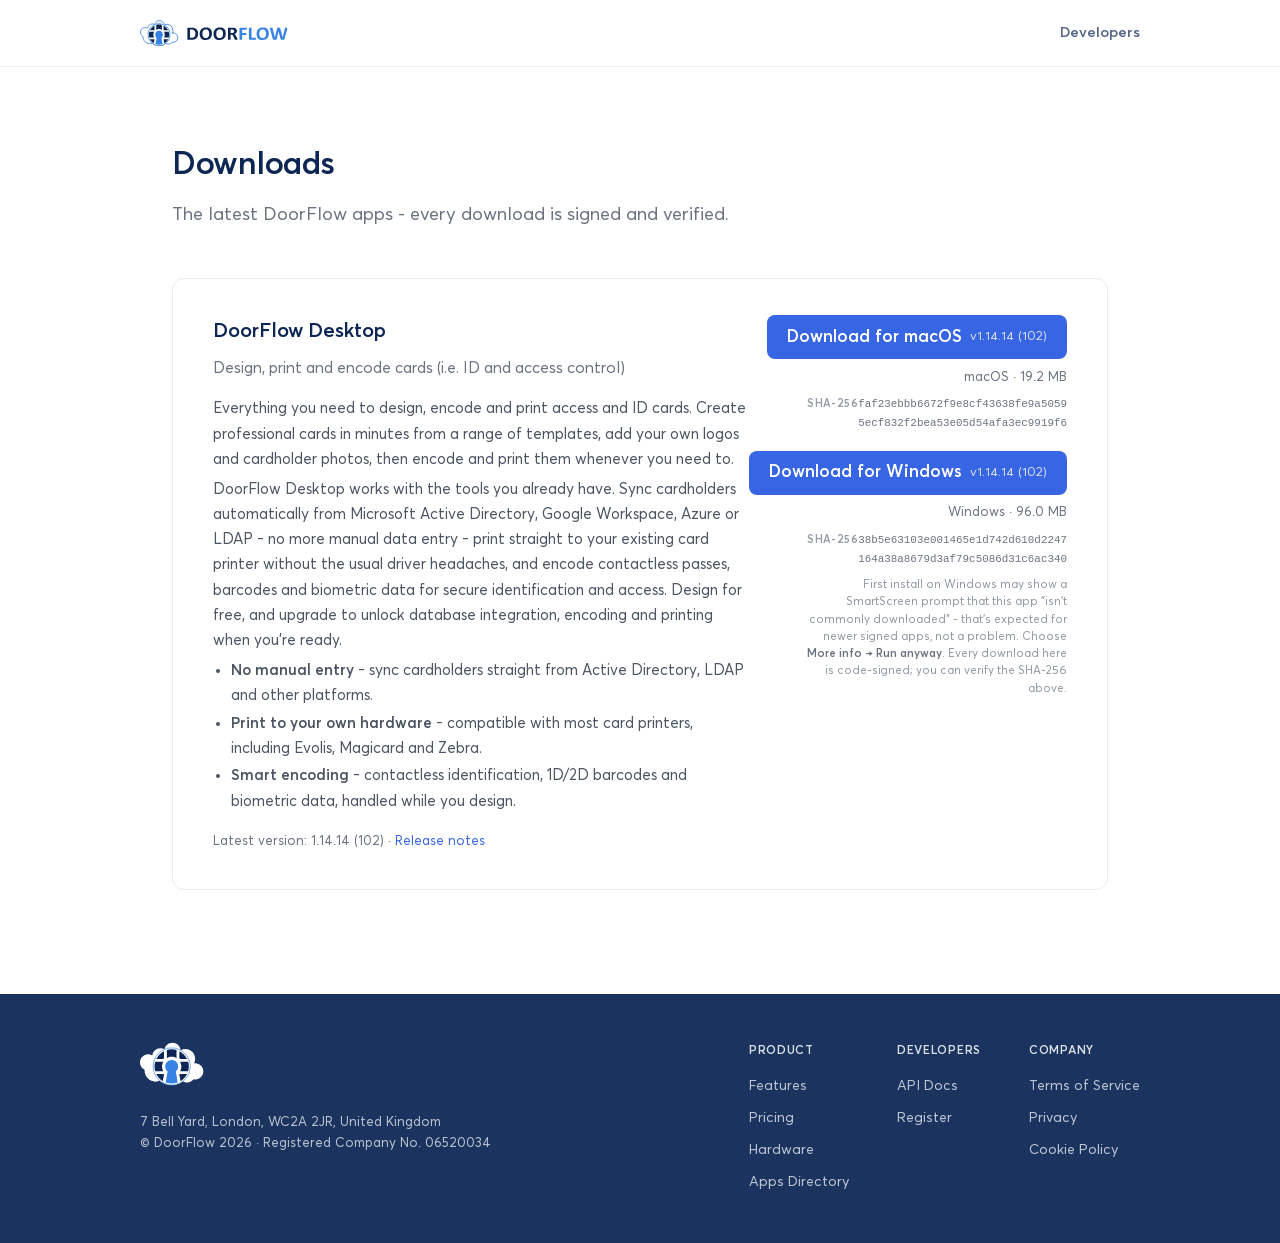
<file: index.html>
<!doctype html>
<html lang="en">
<head>
<meta charset="utf-8">
<meta name="viewport" content="width=device-width, initial-scale=1">
<title>DoorFlow Downloads</title>
<style>
  @font-face { font-family: "Averta"; font-weight: 400; font-style: normal;
    font-display: swap; src: url(assets/fonts/Averta-Regular.woff) format("woff"); }
  @font-face { font-family: "Averta"; font-weight: 600; font-style: normal;
    font-display: swap; src: url(assets/fonts/Averta-Semibold.woff) format("woff"); }
  :root { --navy:#0E2653; --blue:#3765E3; --footer:#1B345F; --grey:#6B7280; }
  * { box-sizing: border-box; }
  body { font-family: "Averta", system-ui, -apple-system, "Segoe UI",
         Roboto, sans-serif; font-size: 17px; line-height: 1.65; margin: 0;
         color: var(--navy); background: #fff;
         -webkit-font-smoothing: antialiased; }
  a { color: var(--blue); }
  header { padding: 1.25rem 2rem; border-bottom: 1px solid #EEF1F5; }
  header .bar { max-width: 1000px; margin: 0 auto; display: flex;
         align-items: center; justify-content: space-between; }
  header img { height: 26px; display: block; }
  header .docs { color: var(--navy); text-decoration: none; font-weight: 600;
         font-size: .92rem; opacity: .7; }
  header .docs:hover { opacity: 1; }
  main { max-width: 1000px; margin: 0 auto; padding: 4.5rem 2rem 5rem; }
  h1 { font-size: 2rem; font-weight: 600; margin: 0 0 .5rem;
        letter-spacing: -.015em; }
  .lede { color: var(--grey); margin: 0 0 3rem; font-size: 1.15rem; }
  /* Card: app info on the left, download buttons on the right. */
  .card { display: flex; gap: 3.5rem; align-items: flex-start;
         justify-content: space-between; border: 1px solid #EAECEF;
         border-radius: .75rem; padding: 2.25rem 2.5rem; margin: 0 0 1.5rem; }
  .card .info { flex: 1; min-width: 0; }
  .card h2 { margin: 0 0 .8rem; font-size: 1.25rem; font-weight: 600; }
  .notes { color: #4B5563; font-size: .95rem; margin: 0; }
  .notes ul { padding-left: 1.15rem; margin: .35rem 0; }
  .notes li { margin: .15rem 0; }
  .notes p { margin: .35rem 0; }
  .card .tagline { color: var(--grey); font-size: .98rem;
         margin: -.3rem 0 .9rem; }
  .card .latest { color: var(--grey); font-size: .82rem; margin: 1.1rem 0 0; }
  .card .latest a { color: var(--blue); text-decoration: none; }
  .card .latest a:hover { text-decoration: underline; }
  .dls { display: flex; flex-direction: column; gap: 1.1rem;
         align-items: flex-end; flex-shrink: 0; }
  .row { display: flex; flex-direction: column; gap: .45rem;
         align-items: flex-end; max-width: 260px; }
  a.dl { display: inline-flex; align-items: center; gap: .5rem;
         text-decoration: none; background: var(--blue); color: #fff;
         padding: .85rem 1.25rem; border-radius: .5rem; font-weight: 600;
         line-height: 1; white-space: nowrap; transition: background .2s; }
  a.dl:hover { background: #2b54c4; }
  a.dl .ver { font-weight: 400; font-size: .8rem; opacity: .82; }
  .meta { color: var(--grey); font-size: .82rem; }
  .sum { font-size: .68rem; color: #9098A3; text-align: right; }
  .sum span { font-weight: 600; letter-spacing: .04em; }
  .sum code { font-family: ui-monospace, SFMono-Regular, Menlo, monospace;
         color: var(--grey); word-break: break-all; }
  .note { font-size: .72rem; line-height: 1.5; color: #9098A3;
         text-align: right; max-width: 260px; }
  .note strong { color: var(--grey); font-weight: 600; }
  @media (max-width: 620px) {
    .card { flex-direction: column; gap: 1.4rem; }
    .dls, .row { align-items: flex-start; }
    .row { max-width: none; }
    .sum { text-align: left; }
    .note { text-align: left; max-width: none; }
  }
  /* Footer matched to doorflow.com / developer.doorflow.com. */
  footer { background: var(--footer); color: #fff; padding: 3rem 2rem; }
  footer .inner { max-width: 1000px; margin: 0 auto; display: flex;
         flex-wrap: wrap; gap: 2.5rem 3rem; justify-content: space-between; }
  footer .brand img { height: 44px; margin-bottom: 1rem; }
  footer .addr { font-size: .82rem; opacity: .7; line-height: 1.6; }
  footer .cols { display: flex; flex-wrap: wrap; gap: 2.5rem 3rem; }
  footer .col { display: flex; flex-direction: column; gap: .55rem; }
  footer .col h4 { margin: 0 0 .3rem; font-size: .75rem; font-weight: 600;
         letter-spacing: .06em; text-transform: uppercase; opacity: .85; }
  footer .col a { color: #fff; text-decoration: none; font-size: .88rem;
         opacity: .72; }
  footer .col a:hover { opacity: 1; }
</style>
</head>
<body>
<header>
  <div class="bar">
    <a href="/"><img src="assets/doorflow-wordmark.svg" alt="DoorFlow"></a>
    <a class="docs" href="https://developer.doorflow.com/">Developers</a>
  </div>
</header>
<main>
  <h1>Downloads</h1>
  <p class="lede">The latest DoorFlow apps - every download is signed and verified.</p>
      <section class="card">
        <div class="info">
          <h2>DoorFlow Desktop</h2>
          <p class="tagline">Design, print and encode cards (i.e. ID and access control)</p>
          <div class="notes"><p>Everything you need to design, encode and print access and ID cards. Create professional cards in minutes from a range of templates, add your own logos and cardholder photos, then encode and print them whenever you need to.</p>
<p>DoorFlow Desktop works with the tools you already have. Sync cardholders automatically from Microsoft Active Directory, Google Workspace, Azure or LDAP - no more manual data entry - print straight to your existing card printer without the usual driver headaches, and encode contactless passes, barcodes and biometric data for secure identification and access. Design for free, and upgrade to unlock database integration, encoding and printing when you’re ready.</p>
<ul>
<li><strong>No manual entry</strong> - sync cardholders straight from Active Directory, LDAP and other platforms.</li>
<li><strong>Print to your own hardware</strong> - compatible with most card printers, including Evolis, Magicard and Zebra.</li>
<li><strong>Smart encoding</strong> - contactless identification, 1D/2D barcodes and biometric data, handled while you design.</li>
</ul></div>
          <p class="latest">Latest version: 1.14.14 (102) · <a href="doorflow-desktop/releases.html">Release notes</a></p>
        </div>
        <div class="dls">
          <div class="row">
            <a class="dl" href="https://github.com/doorflow/doorflow-app-updates.github.io/releases/download/doorflow-desktop-v1.14.14/DoorFlowDesktop-Setup.dmg">Download for macOS<span class="ver">v1.14.14 (102)</span></a><span class="meta">macOS · 19.2 MB</span>
            <div class="sum"><span>SHA-256</span><code>faf23ebbb6672f9e8cf43638fe9a50595ecf832f2bea53e05d54afa3ec9919f6</code></div>
          </div>
          <div class="row">
            <a class="dl" href="https://github.com/doorflow/doorflow-app-updates.github.io/releases/download/doorflow-desktop-v1.14.14/DoorFlowDesktop-Setup.exe">Download for Windows<span class="ver">v1.14.14 (102)</span></a><span class="meta">Windows · 96.0 MB</span>
            <div class="sum"><span>SHA-256</span><code>38b5e63103e001465e1d742d610d2247164a38a8679d3af79c5086d31c6ac340</code></div>
            <div class="note">First install on Windows may show a SmartScreen prompt that this app “isn’t commonly downloaded” - that’s expected for newer signed apps, not a problem. Choose <strong>More info → Run anyway</strong>. Every download here is code-signed; you can verify the SHA-256 above.</div>
          </div>
        </div>
      </section>
</main>
<footer>
  <div class="inner">
    <div class="brand">
      <a href="https://www.doorflow.com/"><img src="assets/doorflow-mark.svg" alt="DoorFlow"></a>
      <div class="addr">
        7 Bell Yard, London, WC2A 2JR, United Kingdom<br>
        &copy; DoorFlow 2026 &middot; Registered Company No. 06520034
      </div>
    </div>
    <nav class="cols">
      <div class="col">
        <h4>Product</h4>
        <a href="https://www.doorflow.com/#features">Features</a>
        <a href="https://www.doorflow.com/pricing">Pricing</a>
        <a href="https://www.doorflow.com/hardware">Hardware</a>
        <a href="https://www.doorflow.com/apps/directory">Apps Directory</a>
      </div>
      <div class="col">
        <h4>Developers</h4>
        <a href="https://developer.doorflow.com/docs">API Docs</a>
        <a href="https://developer.doorflow.com/developers/sign_up">Register</a>
      </div>
      <div class="col">
        <h4>Company</h4>
        <a href="https://policy.doorflow.com/terms_of_service">Terms of Service</a>
        <a href="https://policy.doorflow.com/privacy_policy">Privacy</a>
        <a href="https://policy.doorflow.com/cookies">Cookie Policy</a>
      </div>
    </nav>
  </div>
</footer>
</body>
</html>
</file>
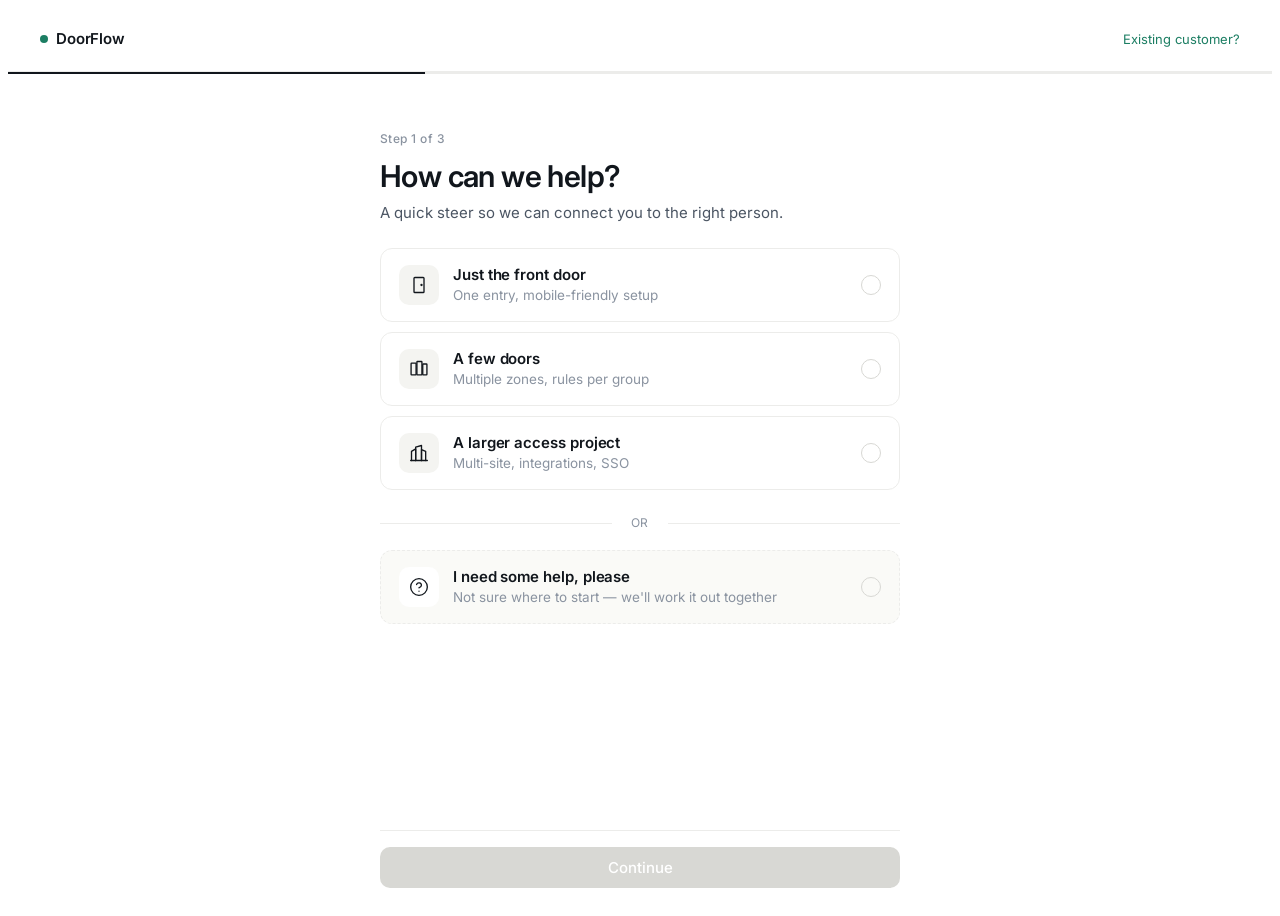
<file: doorflow-contact.html>
<!DOCTYPE html>
<html lang="en">
<head>
<meta charset="UTF-8">
<meta name="viewport" content="width=device-width, initial-scale=1.0">
<title>Let's talk · DoorFlow</title>
<link rel="preconnect" href="https://fonts.googleapis.com">
<link rel="preconnect" href="https://fonts.gstatic.com" crossorigin>
<link href="https://fonts.googleapis.com/css2?family=Inter:wght@400;500;600;700&display=swap" rel="stylesheet">
  <link rel="stylesheet" href="doorflow-contact.css?v=2026-05-07T13%3A31%3A03Z">
</head>

<body>
<div class="df-contact">


<header class="topbar">
  <div class="brand-wrap">
    <div class="brand"><span class="brand-dot"></span> DoorFlow</div>
    <div class="brand-context is-empty" id="df-brandContext">
      <span class="brand-context-text" id="df-brandContextText"></span>
    </div>
  </div>
  <div class="topbar-meta"><a href="https://doorflow.com/support">Existing customer?</a></div>
</header>

<div class="progress" aria-hidden="true">
  <div class="progress-fill" id="df-progressFill"></div>
</div>

<main class="stage">

  <!-- ===================== STEP 1 ===================== -->
  <section class="panel is-active" data-panel="1">
    <div class="panel-body">
      <div class="stage-head">
        <div class="step-count">Step 1 of 3</div>
        <h1 class="title">How can we help?</h1>
        <p class="lede">A quick steer so we can connect you to the right person.</p>
      </div>

      <div class="options" role="radiogroup" aria-label="Project size">
        <button class="option" type="button" data-value="single" role="radio" aria-checked="false">
          <span class="option-icon">
            <svg viewBox="0 0 24 24" fill="none" stroke="currentColor" stroke-width="1.6" stroke-linecap="round" stroke-linejoin="round"><rect x="6" y="3" width="12" height="18" rx="1"/><circle cx="15" cy="12" r="0.6" fill="currentColor"/></svg>
          </span>
          <span class="option-body">
            <div class="option-name">Just the front door</div>
            <div class="option-desc">One entry, mobile-friendly setup</div>
          </span>
          <span class="option-tick" aria-hidden="true"></span>
        </button>

        <button class="option" type="button" data-value="multi" role="radio" aria-checked="false">
          <span class="option-icon">
            <svg viewBox="0 0 24 24" fill="none" stroke="currentColor" stroke-width="1.6" stroke-linecap="round" stroke-linejoin="round"><rect x="2.5" y="5" width="6" height="14" rx="0.6"/><rect x="9.5" y="3" width="6" height="16" rx="0.6"/><rect x="16.5" y="6" width="5" height="13" rx="0.6"/></svg>
          </span>
          <span class="option-body">
            <div class="option-name">A few doors</div>
            <div class="option-desc">Multiple zones, rules per group</div>
          </span>
          <span class="option-tick" aria-hidden="true"></span>
        </button>

        <button class="option" type="button" data-value="enterprise" role="radio" aria-checked="false">
          <span class="option-icon">
            <svg viewBox="0 0 24 24" fill="none" stroke="currentColor" stroke-width="1.6" stroke-linecap="round" stroke-linejoin="round"><path d="M3 21V10l5-3v14"/><path d="M8 21V5l7-2v18"/><path d="M15 21V8l5 2v11"/><path d="M2 21h20"/></svg>
          </span>
          <span class="option-body">
            <div class="option-name">A larger access project</div>
            <div class="option-desc">Multi-site, integrations, SSO</div>
          </span>
          <span class="option-tick" aria-hidden="true"></span>
        </button>

        <div class="option-divider">or</div>

        <button class="option option-help" type="button" data-value="help" role="radio" aria-checked="false">
          <span class="option-icon">
            <svg viewBox="0 0 24 24" fill="none" stroke="currentColor" stroke-width="1.6" stroke-linecap="round" stroke-linejoin="round"><circle cx="12" cy="12" r="10"/><path d="M9.09 9a3 3 0 0 1 5.83 1c0 2-3 3-3 3"/><line x1="12" y1="17" x2="12.01" y2="17"/></svg>
          </span>
          <span class="option-body">
            <div class="option-name">I need some help, please</div>
            <div class="option-desc">Not sure where to start — we'll work it out together</div>
          </span>
          <span class="option-tick" aria-hidden="true"></span>
        </button>
      </div>
    </div>

    <div class="auto-hint" id="df-autoHint1" aria-live="polite"></div>
    <div class="actions">
      <button class="btn btn-primary" id="df-nextBtn1" type="button" disabled>Continue</button>
    </div>
  </section>

  <!-- ===================== STEP 2 ===================== -->
  <section class="panel" data-panel="2">
    <div class="panel-body">
      <div class="stage-head">
        <div class="step-count">Step 2 of 3</div>
        <h1 class="title">A bit about you</h1>
        <p class="lede">Just so we can put a real person on the other end.</p>
      </div>

      <form class="form" id="df-contactForm" autocomplete="on" novalidate>
        <div class="form-row">
          <div class="field" data-validate="fname">
            <label for="df-fname">First name</label>
            <input id="df-fname" name="fname" type="text" autocomplete="given-name" placeholder="Ada" required>
          </div>
          <div class="field" data-validate="lname">
            <label for="df-lname">Last name</label>
            <input id="df-lname" name="lname" type="text" autocomplete="family-name" placeholder="Lovelace" required>
          </div>
        </div>

        <div class="field" data-validate="company">
          <label for="df-company">Company <span style="color:var(--ink-3); font-weight: 400;">· optional</span></label>
          <input id="df-company" name="company" type="text" autocomplete="organization" placeholder="Where you work">
          <span class="field-error">
            <svg width="13" height="13" viewBox="0 0 24 24" fill="none" stroke="currentColor" stroke-width="2.2" stroke-linecap="round" stroke-linejoin="round"><circle cx="12" cy="12" r="10"/><line x1="12" y1="8" x2="12" y2="12"/><line x1="12" y1="16" x2="12.01" y2="16"/></svg>
            Looks like that contains a URL or HTML — drop those bits, please.
          </span>
        </div>

        <div class="field" data-validate="email">
          <label for="df-email">Work email</label>
          <input id="df-email" name="email" type="email" autocomplete="email" placeholder="ada@yourcompany.com" required>
          <span class="field-error">
            <svg width="13" height="13" viewBox="0 0 24 24" fill="none" stroke="currentColor" stroke-width="2.2" stroke-linecap="round" stroke-linejoin="round"><circle cx="12" cy="12" r="10"/><line x1="12" y1="8" x2="12" y2="12"/><line x1="12" y1="16" x2="12.01" y2="16"/></svg>
            That doesn't look like a valid email address.
          </span>
        </div>

        <div class="form-row-phone">
          <div class="field" data-validate="phone">
            <label for="df-phone">Phone</label>
            <input id="df-phone" name="phone" type="tel" autocomplete="tel" placeholder="+44 20 ..." required>
            <span class="field-error">
              <svg width="13" height="13" viewBox="0 0 24 24" fill="none" stroke="currentColor" stroke-width="2.2" stroke-linecap="round" stroke-linejoin="round"><circle cx="12" cy="12" r="10"/><line x1="12" y1="8" x2="12" y2="12"/><line x1="12" y1="16" x2="12.01" y2="16"/></svg>
              <span id="df-phoneErrorMsg">That doesn't look like a valid phone number.</span>
            </span>
          </div>
          <div class="field" data-validate="ext">
            <label for="df-ext">Ext.</label>
            <input id="df-ext" name="ext" type="text" inputmode="numeric" autocomplete="tel-extension" placeholder="optional">
            <span class="field-error">
              <svg width="13" height="13" viewBox="0 0 24 24" fill="none" stroke="currentColor" stroke-width="2.2" stroke-linecap="round" stroke-linejoin="round"><circle cx="12" cy="12" r="10"/><line x1="12" y1="8" x2="12" y2="12"/><line x1="12" y1="16" x2="12.01" y2="16"/></svg>
              Digits only.
            </span>
          </div>
        </div>

        <!-- Phone confirmation pill — brand-coloured, visible only when valid. -->
        <div class="phone-confirm" id="df-phoneConfirm">
          <svg width="14" height="14" viewBox="0 0 24 24" fill="none" stroke="currentColor" stroke-width="2.5" stroke-linecap="round" stroke-linejoin="round"><polyline points="20 6 9 17 4 12"/></svg>
          <span>We'll save this as <strong id="df-phoneE164Display"></strong> <span id="df-phoneCountryDisplay" style="opacity:.75"></span></span>
        </div>

        <div class="field" style="margin-top:-2px">
          <span class="hint">If we hit a snag with the call, a quick text usually unsticks it faster than an email thread. The extension saves us hunting around your phone system.</span>
        </div>

        <!-- Honeypot — invisible to humans, visible to bots. -->
        <div class="hp" aria-hidden="true">
          <label for="df-hp_company_url">Company URL (leave blank)</label>
          <input id="df-hp_company_url" name="company_url" type="text" tabindex="-1" autocomplete="off">
        </div>
      </form>

      <div class="callout" id="df-installerCallout">
        <svg width="16" height="16" viewBox="0 0 24 24" fill="none" stroke="currentColor" stroke-width="2" stroke-linecap="round" stroke-linejoin="round"><path d="M21 11.5a8.38 8.38 0 0 1-.9 3.8 8.5 8.5 0 0 1-7.6 4.7 8.38 8.38 0 0 1-3.8-.9L3 21l1.9-5.7a8.38 8.38 0 0 1-.9-3.8 8.5 8.5 0 0 1 4.7-7.6 8.38 8.38 0 0 1 3.8-.9h.5a8.48 8.48 0 0 1 8 8v.5z"/></svg>
        <div><strong>Twenty minutes saves a fortnight.</strong> We don't install ourselves — DoorFlow is fitted by local contractors, and we have a network of trusted installers we can introduce you to. A short call lets us match you to the right one and brief them properly.</div>
      </div>
    </div>

    <div class="auto-hint" id="df-autoHint2" aria-live="polite"></div>
    <div class="actions">
      <button class="btn btn-ghost" type="button" data-back>← Back</button>
      <button class="btn btn-primary" id="df-nextBtn2" type="button" disabled>Let's talk →</button>
    </div>
  </section>

  <!-- ===================== STEP 3 ===================== -->
  <section class="panel" data-panel="3">
    <div class="panel-body">
      <div class="stage-head">
        <div class="step-count">Step 3 of 3</div>
        <h1 class="title">When shall we talk?</h1>
        <p class="lede">A 20-minute intro. Pick a time below — or talk to us right now.</p>
      </div>

      <div class="booking-card">
        <div class="cal-head">
          <div class="cal-month" id="df-calMonth">—</div>
          <div class="cal-nav">
            <button type="button" id="df-prevMonth" aria-label="Previous month">‹</button>
            <button type="button" id="df-nextMonth" aria-label="Next month">›</button>
          </div>
        </div>
        <div class="day-grid">
          <div class="dow">M</div><div class="dow">T</div><div class="dow">W</div>
          <div class="dow">T</div><div class="dow">F</div><div class="dow">S</div><div class="dow">S</div>
        </div>
        <div class="day-grid" id="df-dayGrid"></div>

        <div class="slots-section">
          <div class="slots-header">
            <span class="slots-header-label">Times on <strong id="df-slotDayLabel">—</strong></span>
            <span class="tz-chip-wrap">
              <button type="button" class="tz-chip" id="df-tzChip" aria-haspopup="true">
                <span id="df-tzChipLabel">—</span>
                <svg width="10" height="10" viewBox="0 0 24 24" fill="none" stroke="currentColor" stroke-width="2.5" stroke-linecap="round" stroke-linejoin="round"><polyline points="6 9 12 15 18 9"/></svg>
              </button>
              <div class="tz-popover" id="df-tzPopover" hidden role="listbox" aria-label="Choose timezone"></div>
            </span>
          </div>
          <div class="slots" id="df-slotsGrid">
            <div class="slots-empty">Pick a date above.</div>
          </div>
        </div>
      </div>

      <div class="or-talk-now">or talk to us now</div>

      <div class="options" id="df-talkOptions">
        <!-- Single call-me-now element. Has two presentations:
             - data-state="ready" / "closed": acts like a clickable
               option row (whole element triggers the call action via JS).
             - data-state="dialling"/"ringing"/"connected"/"cancelled"/"failed":
               expands in place to show status with inline action buttons.
             We use role="button" + tabindex on a div (rather than a real
             <button>) because in the expanded states the element contains
             its own interactive controls (Cancel / Try again / etc.), and
             nested interactive content inside <button> is invalid HTML. -->
        <div class="option call-option" id="df-callNowBtn" role="button" tabindex="0" data-state="ready" aria-label="Call me now">
          <span class="option-icon">
            <!-- Phone icon — shown for ready / dialling / ringing / connected. -->
            <svg class="call-option-icon-phone" viewBox="0 0 24 24" fill="none" stroke="currentColor" stroke-width="1.6" stroke-linecap="round" stroke-linejoin="round"><path d="M22 16.92v3a2 2 0 0 1-2.18 2 19.79 19.79 0 0 1-8.63-3.07 19.5 19.5 0 0 1-6-6 19.79 19.79 0 0 1-3.07-8.67A2 2 0 0 1 4.11 2h3a2 2 0 0 1 2 1.72 12.84 12.84 0 0 0 .7 2.81 2 2 0 0 1-.45 2.11L8.09 9.91a16 16 0 0 0 6 6l1.27-1.27a2 2 0 0 1 2.11-.45 12.84 12.84 0 0 0 2.81.7A2 2 0 0 1 22 16.92z"/></svg>
            <!-- Tick — shown for connected. -->
            <svg class="call-option-icon-tick" viewBox="0 0 24 24" fill="none" stroke="currentColor" stroke-width="2.5" stroke-linecap="round" stroke-linejoin="round"><polyline points="20 6 9 17 4 12"/></svg>
            <!-- Cross — shown for cancelled / failed. -->
            <svg class="call-option-icon-cross" viewBox="0 0 24 24" fill="none" stroke="currentColor" stroke-width="2" stroke-linecap="round" stroke-linejoin="round"><line x1="18" y1="6" x2="6" y2="18"/><line x1="6" y1="6" x2="18" y2="18"/></svg>
            <!-- Clock — shown for closed. -->
            <svg class="call-option-icon-clock" viewBox="0 0 24 24" fill="none" stroke="currentColor" stroke-width="1.6" stroke-linecap="round" stroke-linejoin="round"><circle cx="12" cy="12" r="10"/><polyline points="12 6 12 12 16 14"/></svg>
            <!-- Pulsing ring — only visible during dialling/ringing. -->
            <span class="call-option-pulse"></span>
          </span>
          <span class="option-body">
            <div class="option-name" id="df-callNowTitle">Call me now</div>
            <div class="option-desc" id="df-callNowDesc">We'll ring your number in about 30 seconds</div>
            <!-- Three-dot indicator — only visible during dialling/ringing. -->
            <div class="call-option-dots" aria-hidden="true">
              <span></span><span></span><span></span>
            </div>
            <!-- Inline action buttons — only present in non-clickable states.
                 stopPropagation prevents the parent's role=button click
                 handler from also firing when these are tapped. -->
            <div class="call-option-actions">
              <button type="button" class="callback-link" id="df-cancelCallBtn" hidden>Cancel call</button>
              <button type="button" class="callback-link" id="df-closeCallBtn" hidden>All done</button>
              <button type="button" class="callback-link" id="df-retryCallBtn" hidden>Try again</button>
              <button type="button" class="callback-link" id="df-anotherCallBtn" hidden>Place another call</button>
              <button type="button" class="callback-link" id="df-openWidgetBtn" hidden>Open the call form →</button>
            </div>
          </span>
          <span class="option-arrow" aria-hidden="true">
            <svg width="18" height="18" viewBox="0 0 24 24" fill="none" stroke="currentColor" stroke-width="2" stroke-linecap="round" stroke-linejoin="round"><polyline points="9 18 15 12 9 6"/></svg>
          </span>
        </div>

        <a href="tel:+442038852345" class="option" id="df-dialUsBtn">
          <span class="option-icon">
            <svg viewBox="0 0 24 24" fill="none" stroke="currentColor" stroke-width="1.6" stroke-linecap="round" stroke-linejoin="round"><path d="M22 16.92v3a2 2 0 0 1-2.18 2 19.79 19.79 0 0 1-8.63-3.07 19.5 19.5 0 0 1-6-6 19.79 19.79 0 0 1-3.07-8.67A2 2 0 0 1 4.11 2h3a2 2 0 0 1 2 1.72 12.84 12.84 0 0 0 .7 2.81 2 2 0 0 1-.45 2.11L8.09 9.91a16 16 0 0 0 6 6l1.27-1.27a2 2 0 0 1 2.11-.45 12.84 12.84 0 0 0 2.81.7A2 2 0 0 1 22 16.92z"/></svg>
          </span>
          <span class="option-body">
            <div class="option-name">Dial us directly</div>
            <div class="option-desc" id="df-dialUsDesc">+44 (0) 20 3885 2345 · Mon–Fri, 9–5</div>
          </span>
          <span class="option-arrow" aria-hidden="true">
            <svg width="18" height="18" viewBox="0 0 24 24" fill="none" stroke="currentColor" stroke-width="2" stroke-linecap="round" stroke-linejoin="round"><polyline points="9 18 15 12 9 6"/></svg>
          </span>
        </a>
      </div>
    </div>

    <div class="actions">
      <button class="btn btn-ghost" type="button" data-back>← Back</button>
      <button class="btn btn-primary" id="df-nextBtn3" type="button" disabled>Confirm meeting</button>
    </div>
  </section>

  <!-- ===================== STEP 4 ===================== -->
  <section class="panel" data-panel="4">
    <div class="panel-body">
      <div class="confirm-mark" aria-hidden="true">
        <svg width="24" height="24" viewBox="0 0 24 24" fill="none" stroke="currentColor" stroke-width="2.5" stroke-linecap="round" stroke-linejoin="round"><polyline points="20 6 9 17 4 12"/></svg>
      </div>
      <div class="stage-head">
        <h1 class="title" id="df-confirmGreeting">You're booked in.</h1>
        <p class="lede">A calendar invite is on its way to <strong id="df-confirmEmail">your inbox</strong>.</p>
      </div>

      <div class="confirm-card">
        <dl>
          <dt>Project</dt><dd id="df-confirmProject">—</dd>
          <dt>When</dt><dd id="df-confirmWhen">—</dd>
          <dt>Who</dt><dd id="df-confirmWho">—</dd>
          <dt>Ref</dt><dd id="df-confirmRef">—</dd>
        </dl>
      </div>

      <div class="attendees-block">
        <button type="button" class="attendees-toggle" id="df-attendeesToggle" aria-expanded="false">
          <svg width="14" height="14" viewBox="0 0 24 24" fill="none" stroke="currentColor" stroke-width="2.2" stroke-linecap="round" stroke-linejoin="round"><line x1="12" y1="5" x2="12" y2="19"/><line x1="5" y1="12" x2="19" y2="12"/></svg>
          Add other attendees
        </button>
        <div class="attendees-form" id="df-attendeesForm" hidden>
          <div id="df-attendeesList"></div>
          <div class="attendee-add-row">
            <button type="button" class="attendee-add-btn" id="df-attendeeAddBtn">+ another attendee</button>
            <span class="attendees-status" id="df-attendeesStatus"></span>
          </div>
        </div>
      </div>

      <p class="confirm-foot">A floor plan, photo of the door, or the make of your existing reader is gold for our first call — bring whatever you've got.</p>

      <!-- Calendar download / start-over actions -->
      <div class="confirm-actions">
        <div class="confirm-actions-row">
          <span class="confirm-actions-label">Save the meeting:</span>
          <a href="#" id="df-downloadIcs" class="confirm-action-link">
            <svg width="14" height="14" viewBox="0 0 24 24" fill="none" stroke="currentColor" stroke-width="2" stroke-linecap="round" stroke-linejoin="round"><path d="M21 15v4a2 2 0 0 1-2 2H5a2 2 0 0 1-2-2v-4"/><polyline points="7 10 12 15 17 10"/><line x1="12" y1="15" x2="12" y2="3"/></svg>
            iCal / .ics
          </a>
          <a href="#" id="df-downloadGcal" class="confirm-action-link" target="_blank" rel="noopener">
            <svg width="14" height="14" viewBox="0 0 24 24" fill="none" stroke="currentColor" stroke-width="2" stroke-linecap="round" stroke-linejoin="round"><rect x="3" y="4" width="18" height="18" rx="2"/><line x1="16" y1="2" x2="16" y2="6"/><line x1="8" y1="2" x2="8" y2="6"/><line x1="3" y1="10" x2="21" y2="10"/></svg>
            Google Calendar
          </a>
          <a href="#" id="df-downloadOutlook" class="confirm-action-link" target="_blank" rel="noopener">
            <svg width="14" height="14" viewBox="0 0 24 24" fill="none" stroke="currentColor" stroke-width="2" stroke-linecap="round" stroke-linejoin="round"><rect x="3" y="4" width="18" height="18" rx="2"/><line x1="3" y1="10" x2="21" y2="10"/></svg>
            Outlook
          </a>
        </div>
        <button type="button" class="confirm-startover" id="df-startOverBtn">
          <svg width="13" height="13" viewBox="0 0 24 24" fill="none" stroke="currentColor" stroke-width="2" stroke-linecap="round" stroke-linejoin="round"><path d="M3 12a9 9 0 1 0 3-6.7"/><polyline points="3 4 3 10 9 10"/></svg>
          Start over
        </button>
      </div>
    </div>
  </section>

</main>

<!-- DoorFlow click-to-call widget. Self-mounts a floating button + popup. -->
</div>
<script src="https://connect.doorflow.com/c2cwidget/embed.js" data-c2c-widget-id="LB5CKv" data-c2c-host="https://connect.doorflow.com" async></script>
<script src="doorflow-contact.js?v=2026-05-07T13%3A31%3A03Z" defer></script>
</body>
</html>
</file>
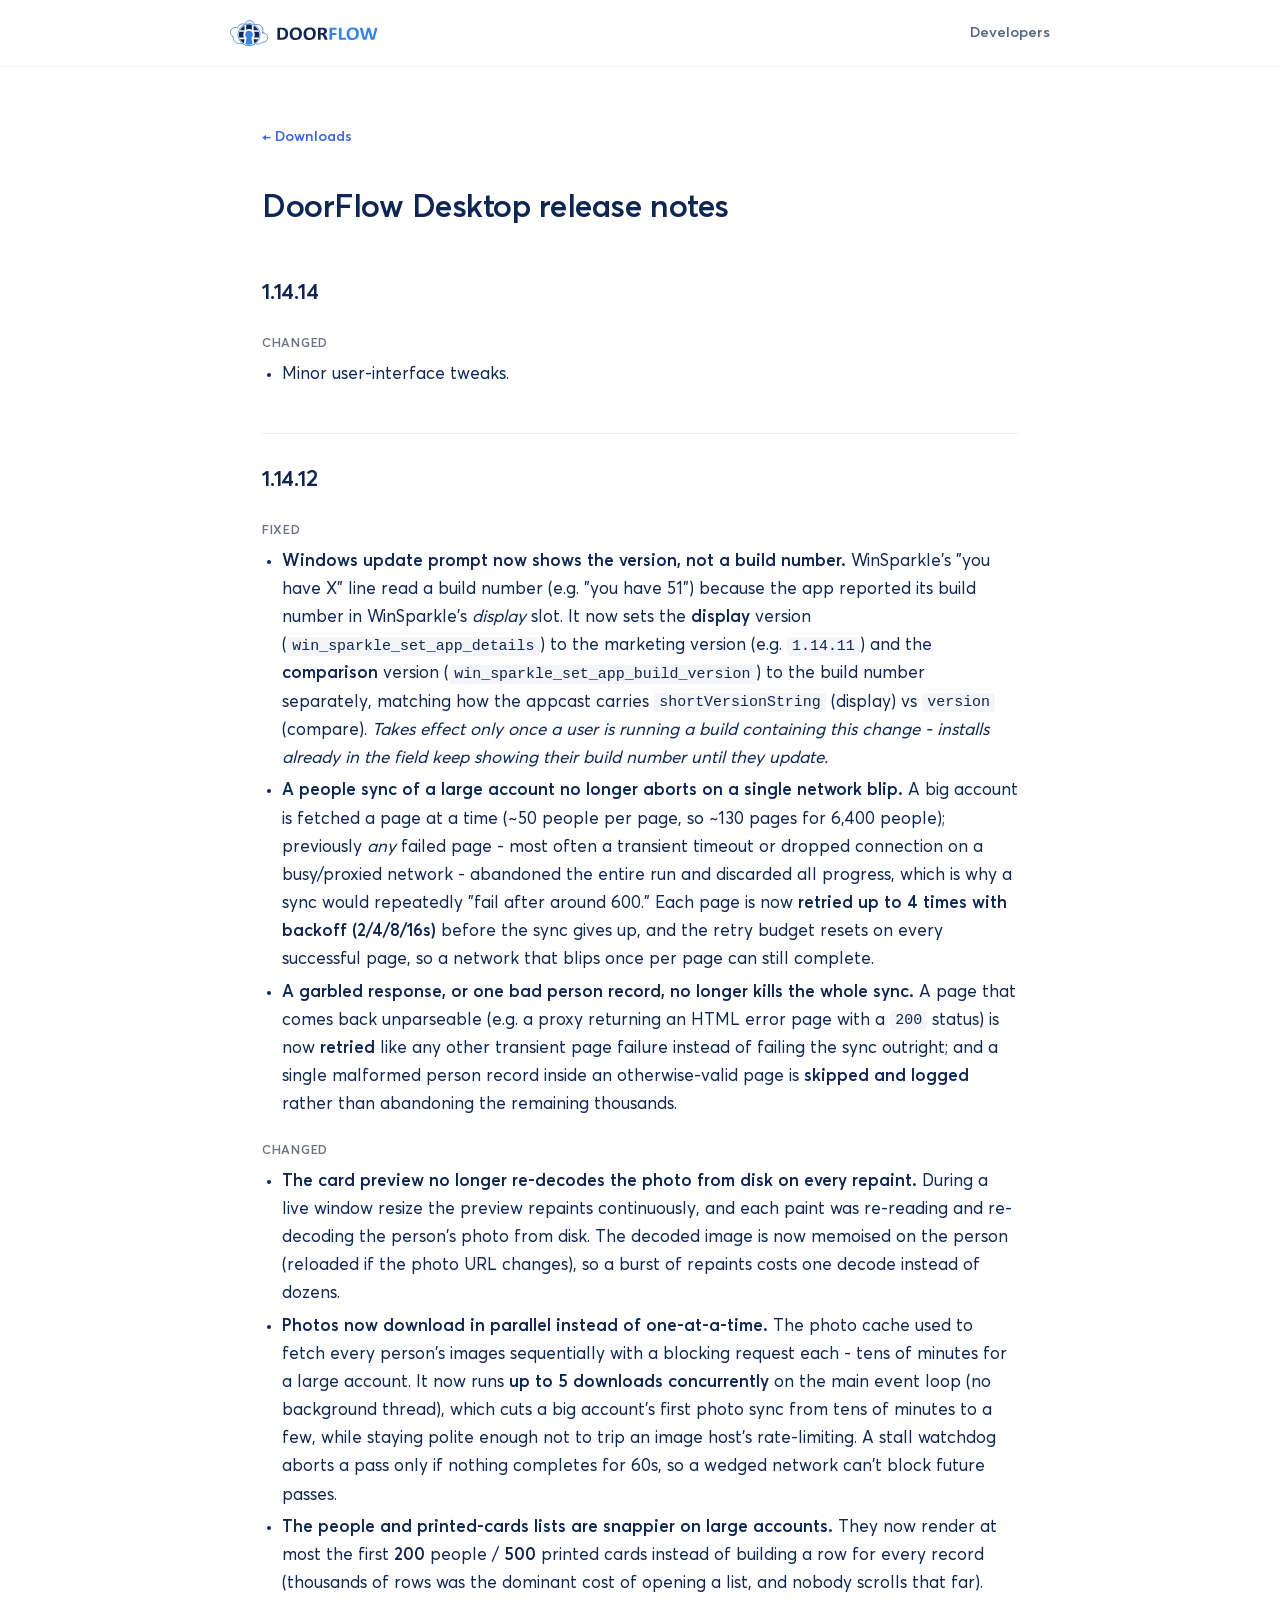
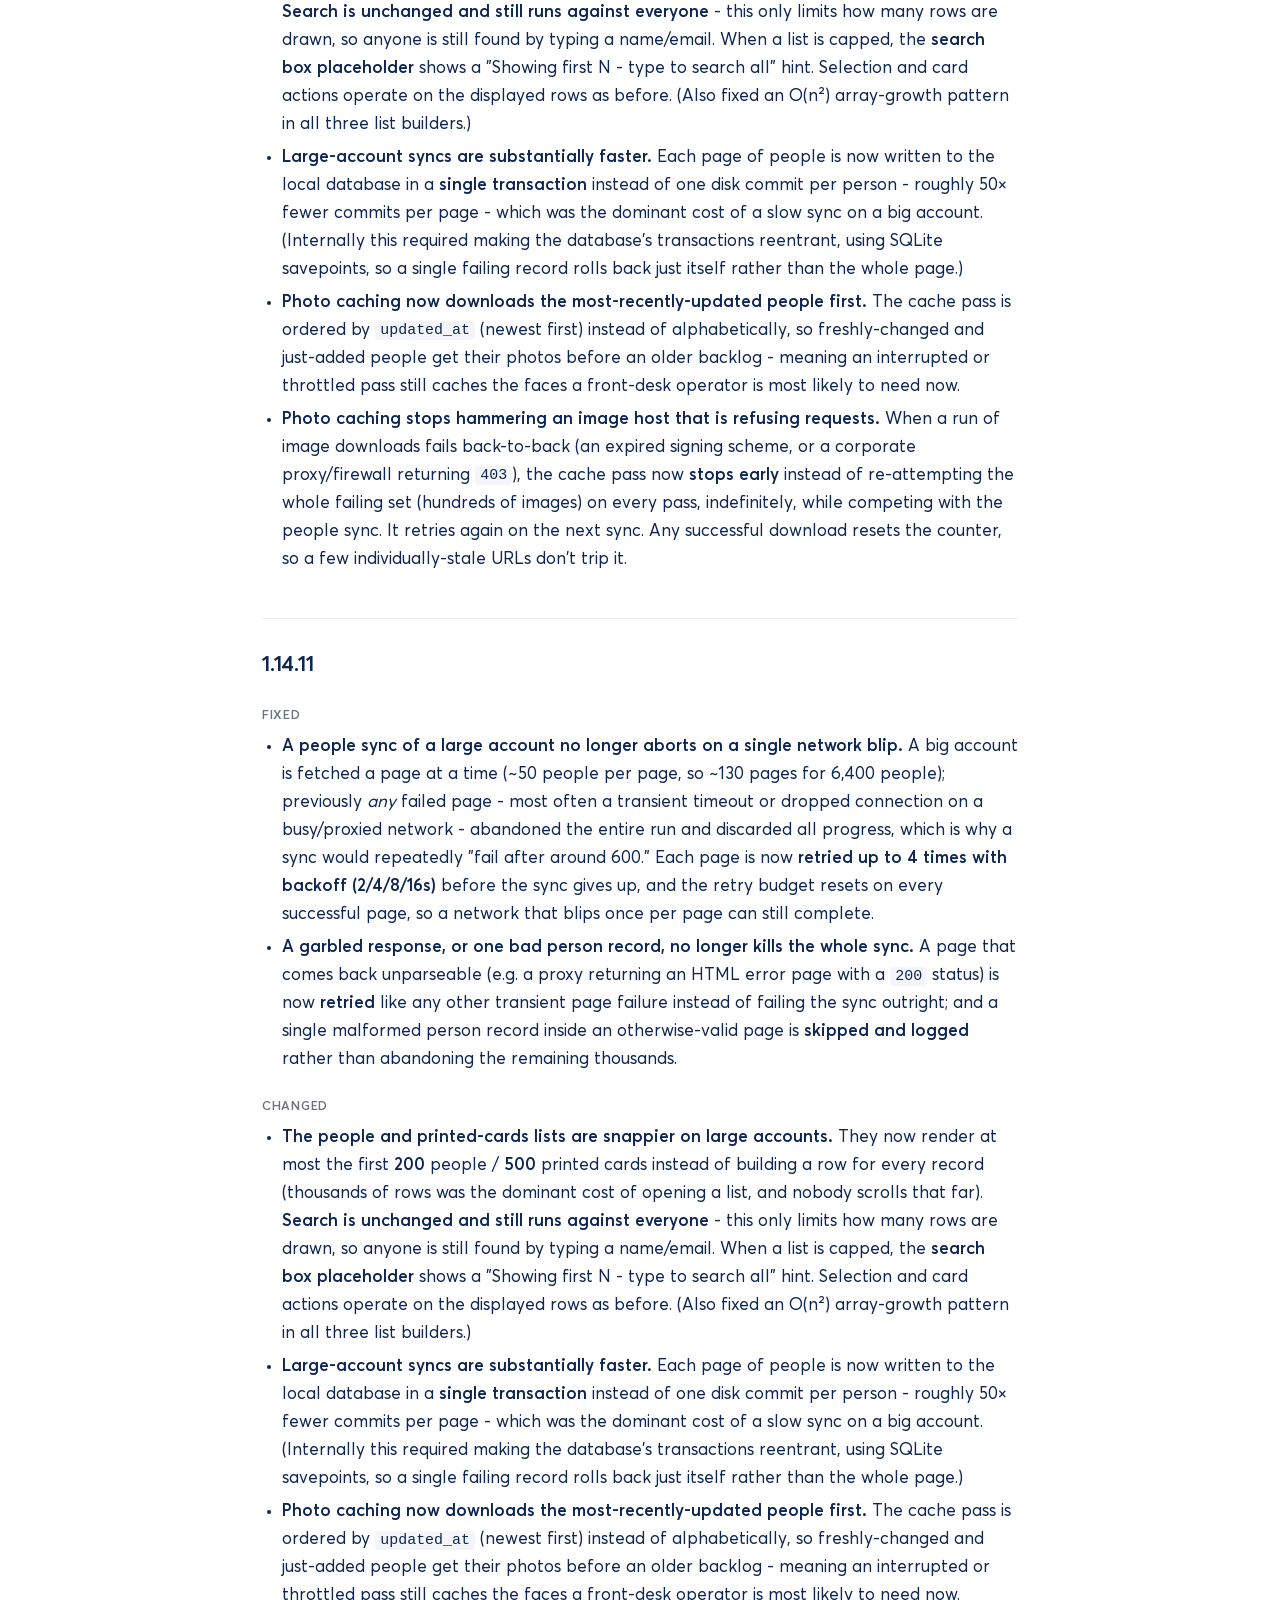
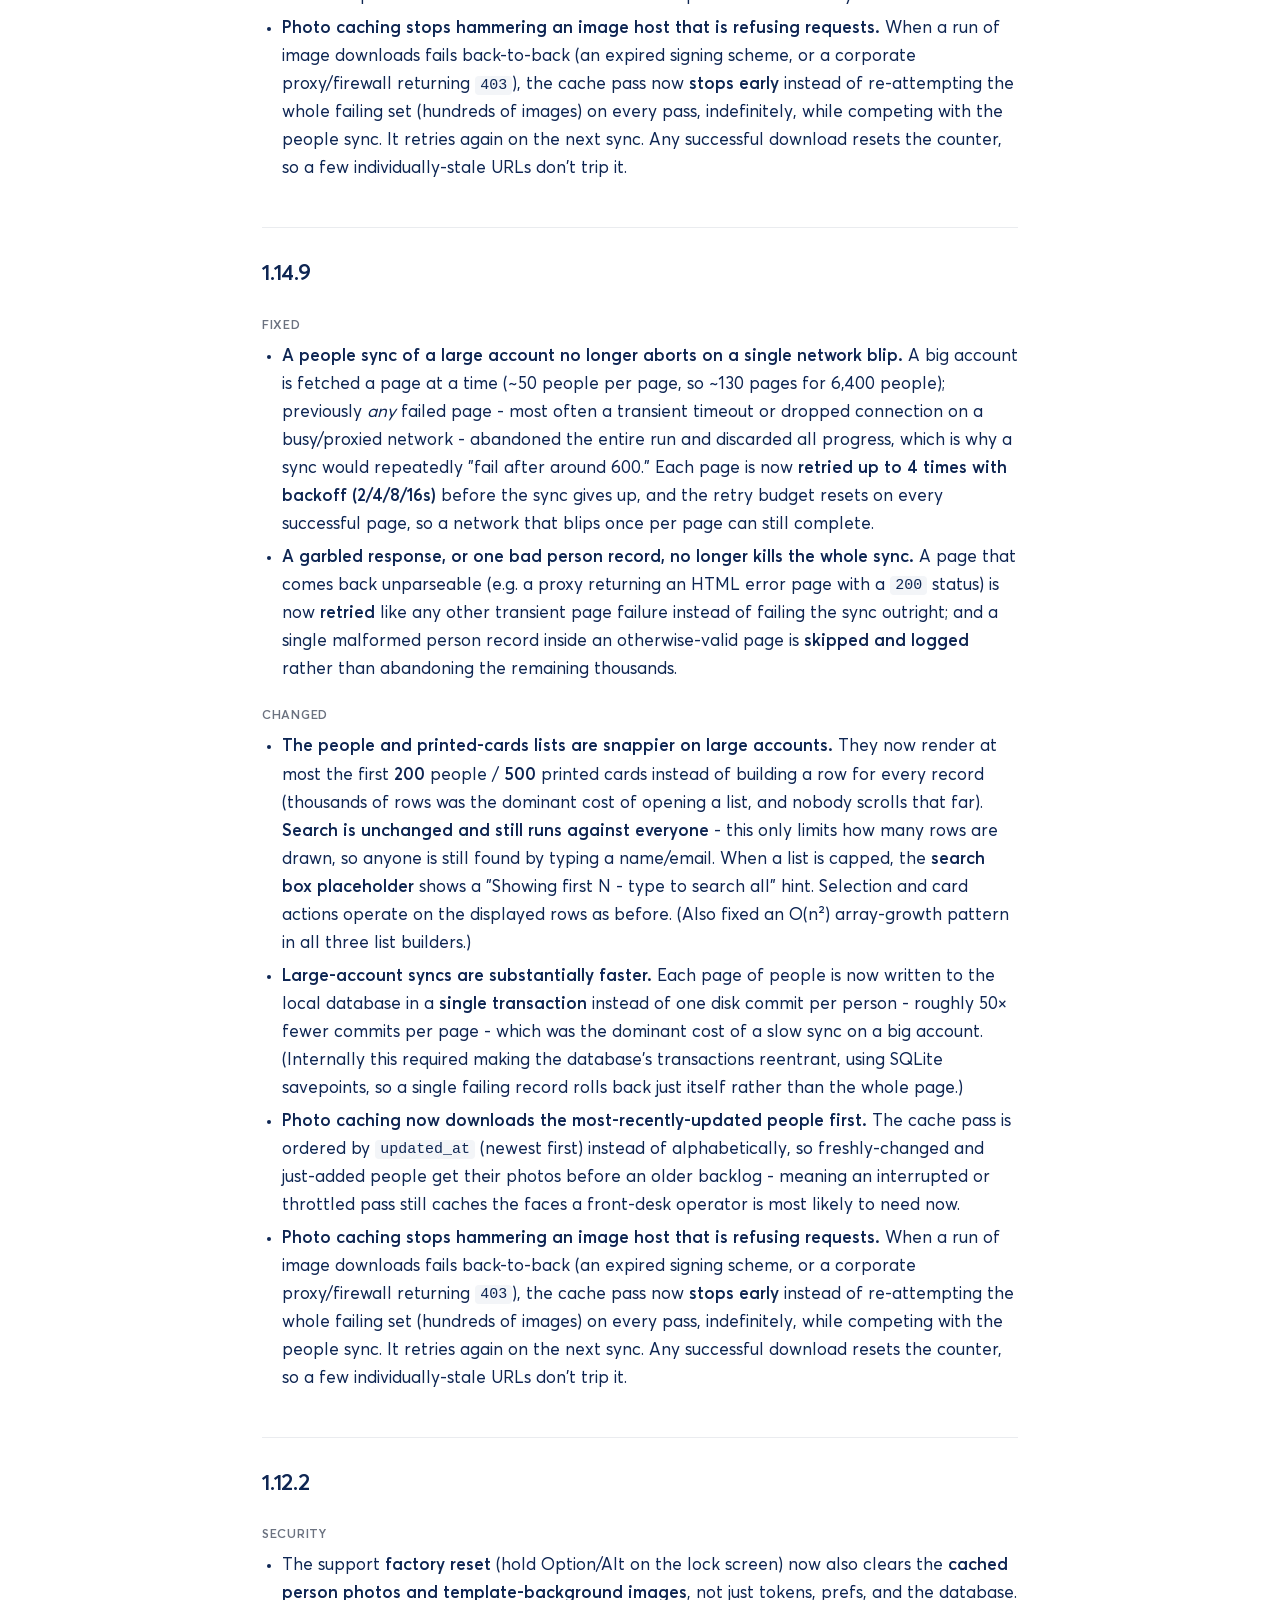
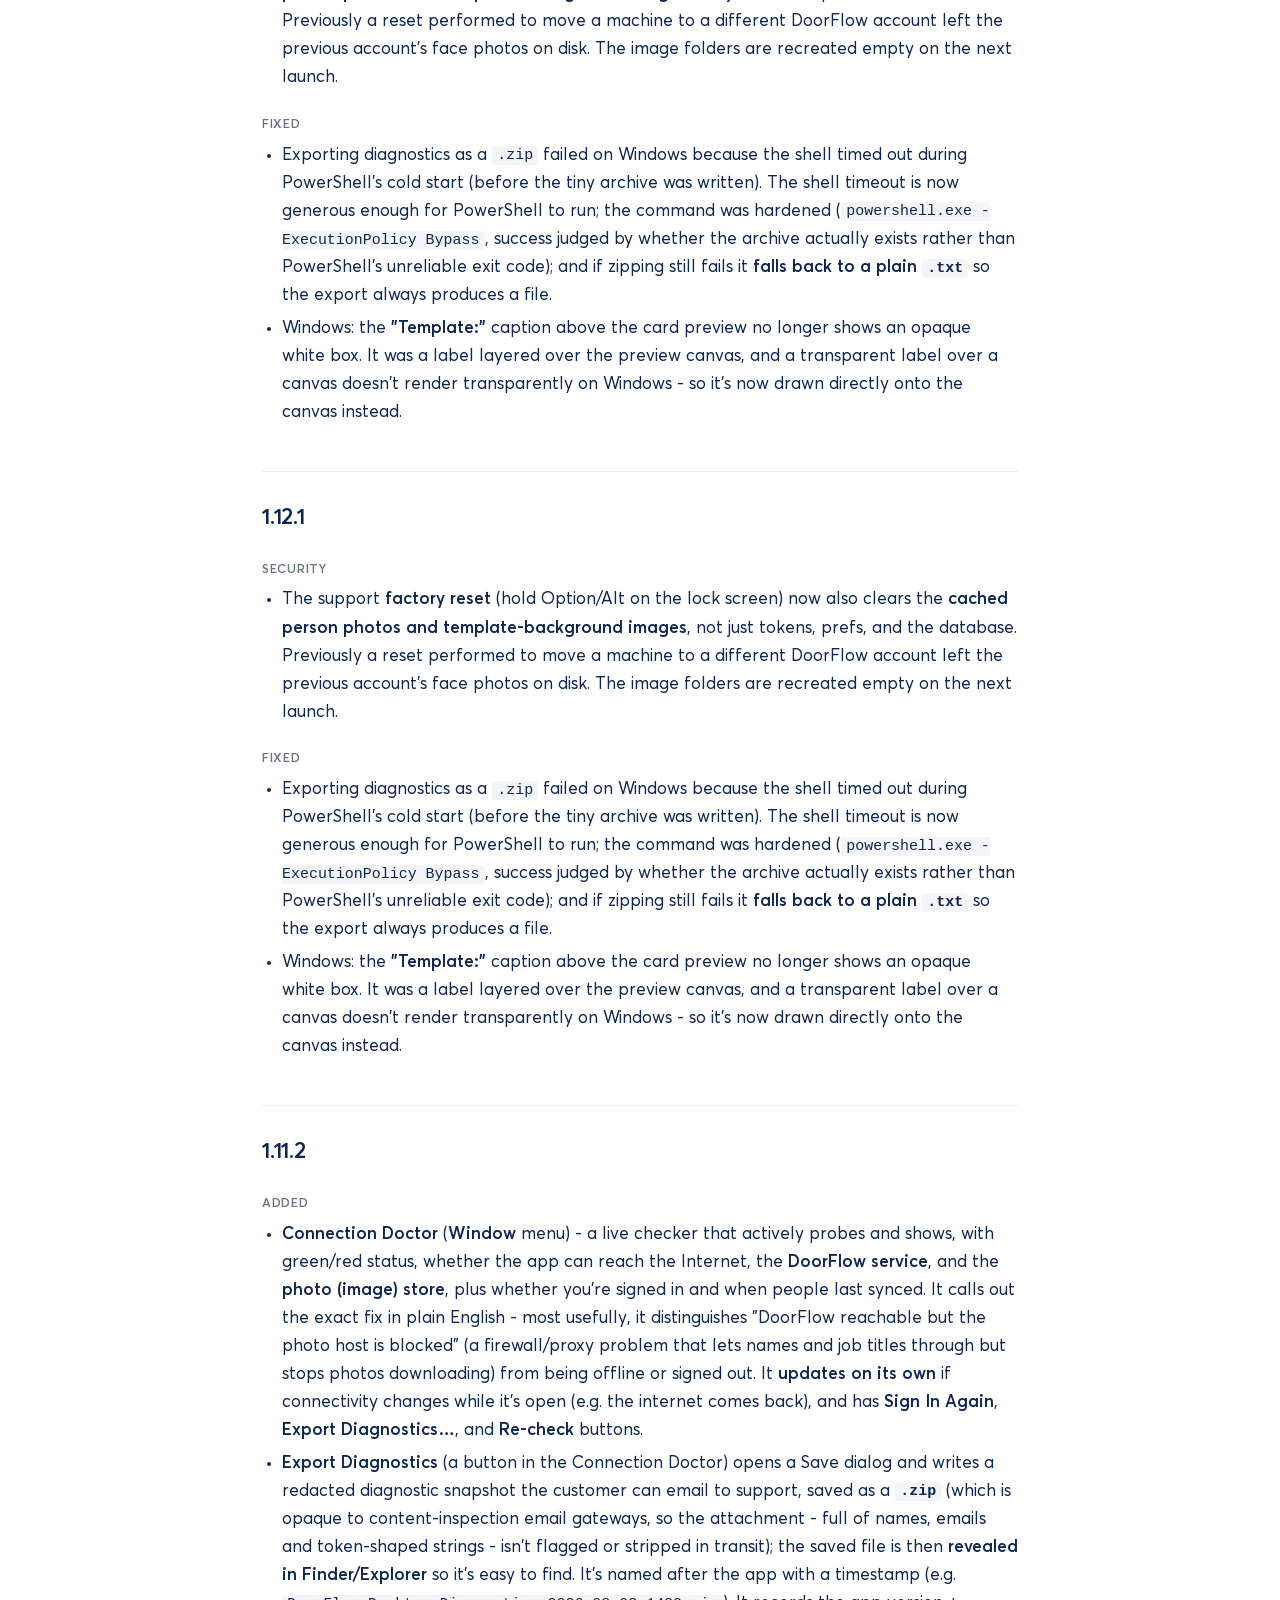
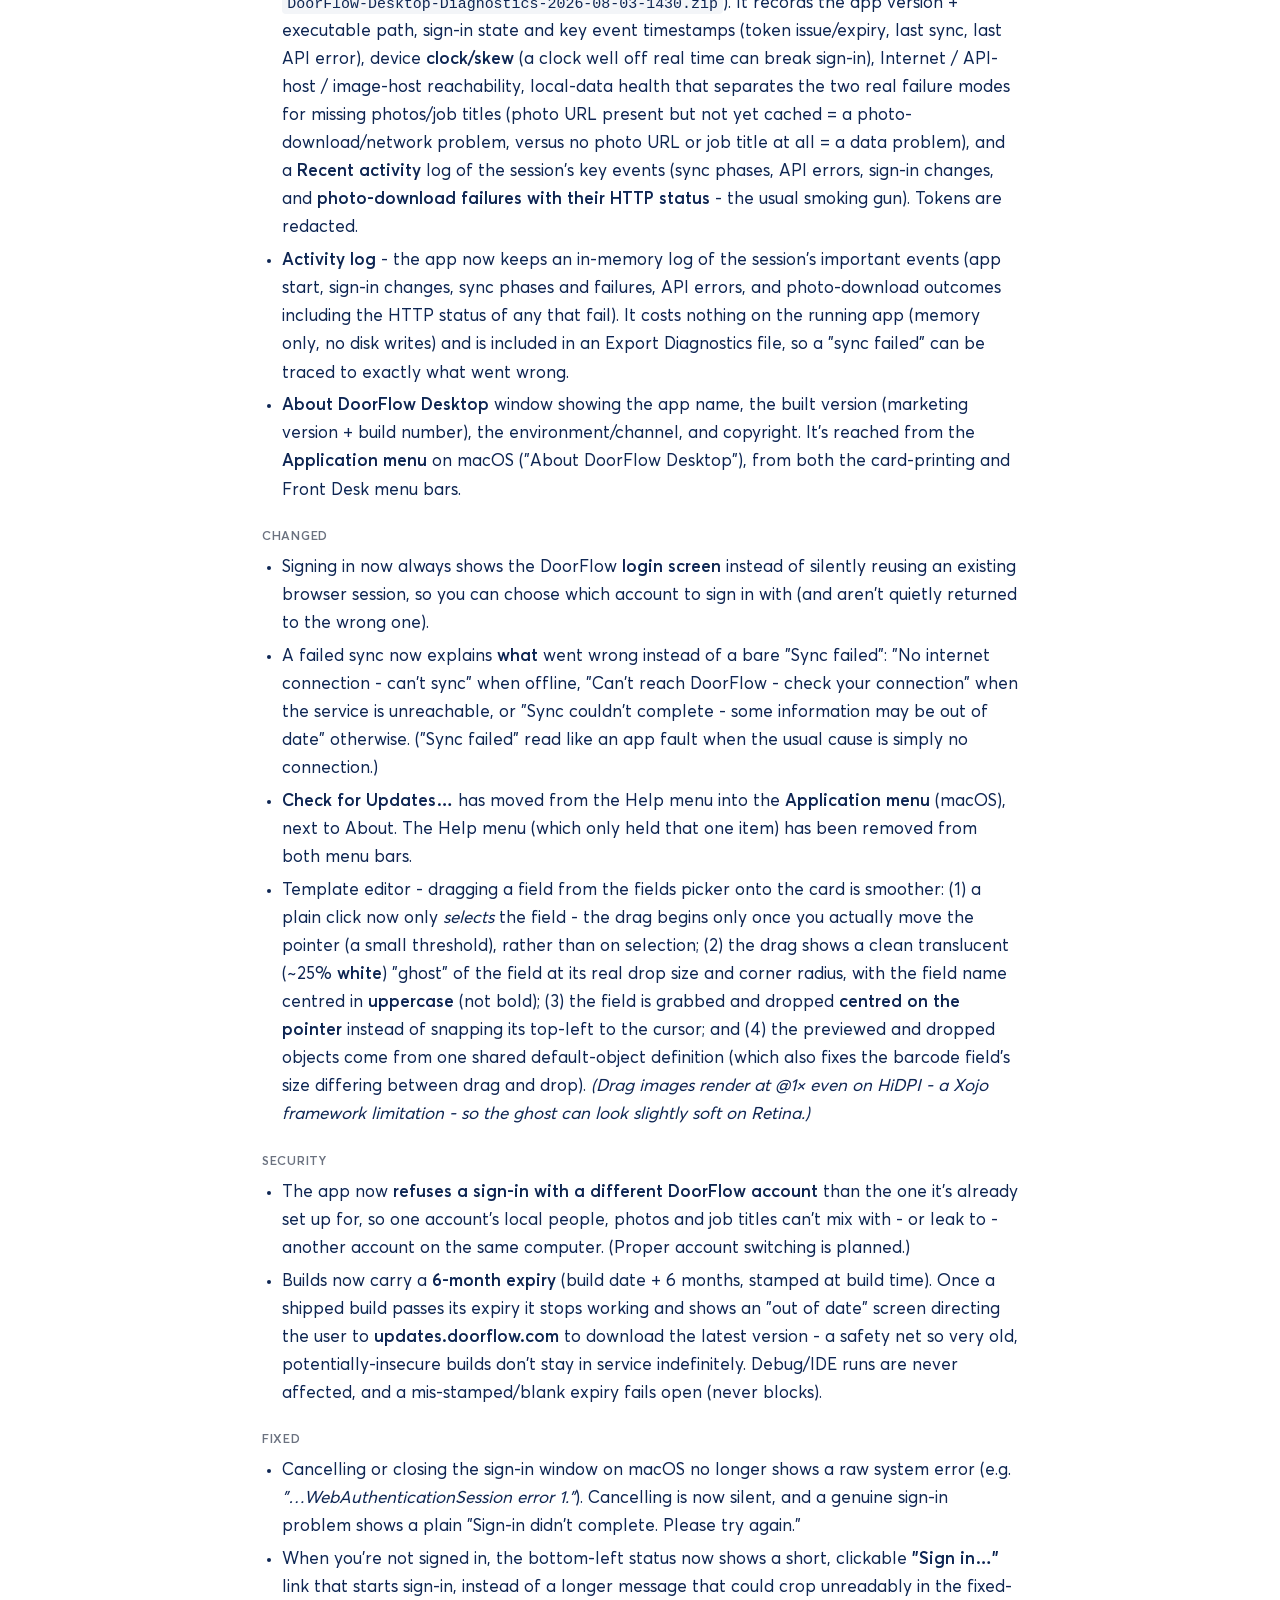
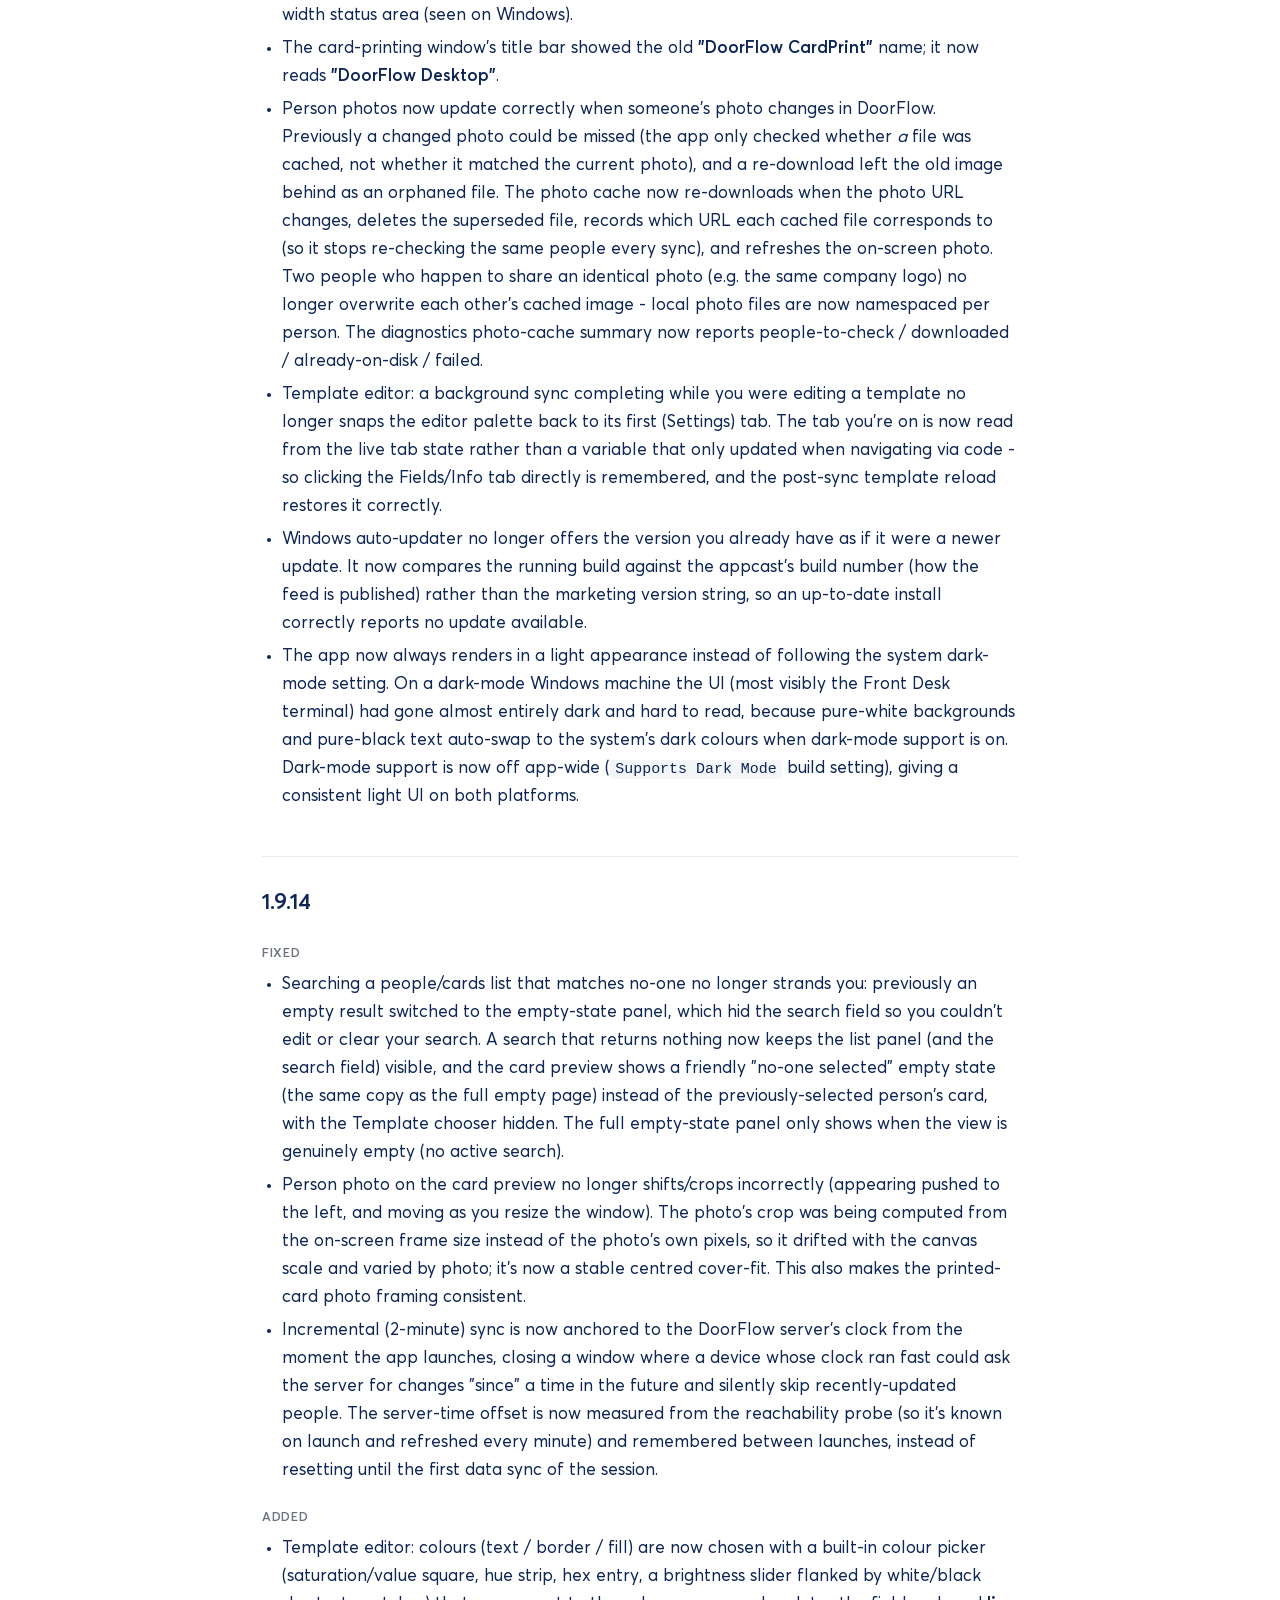
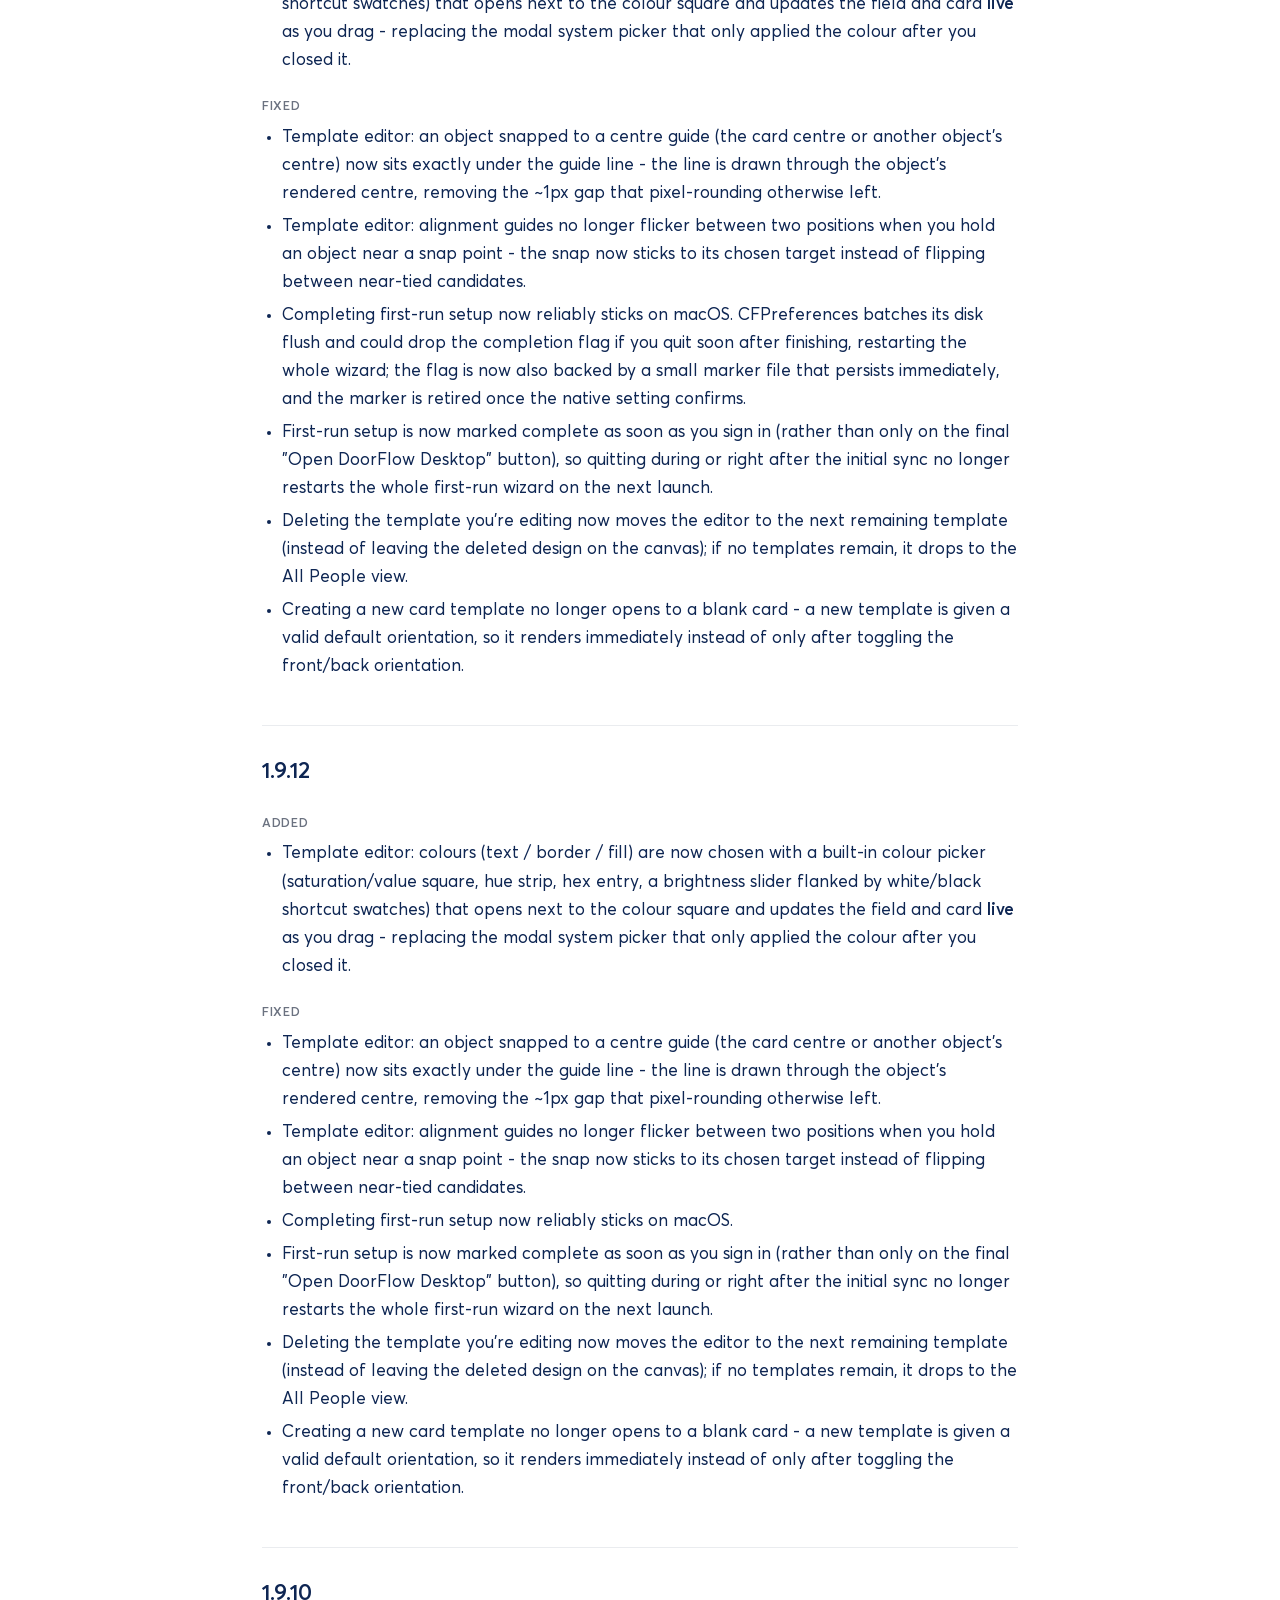
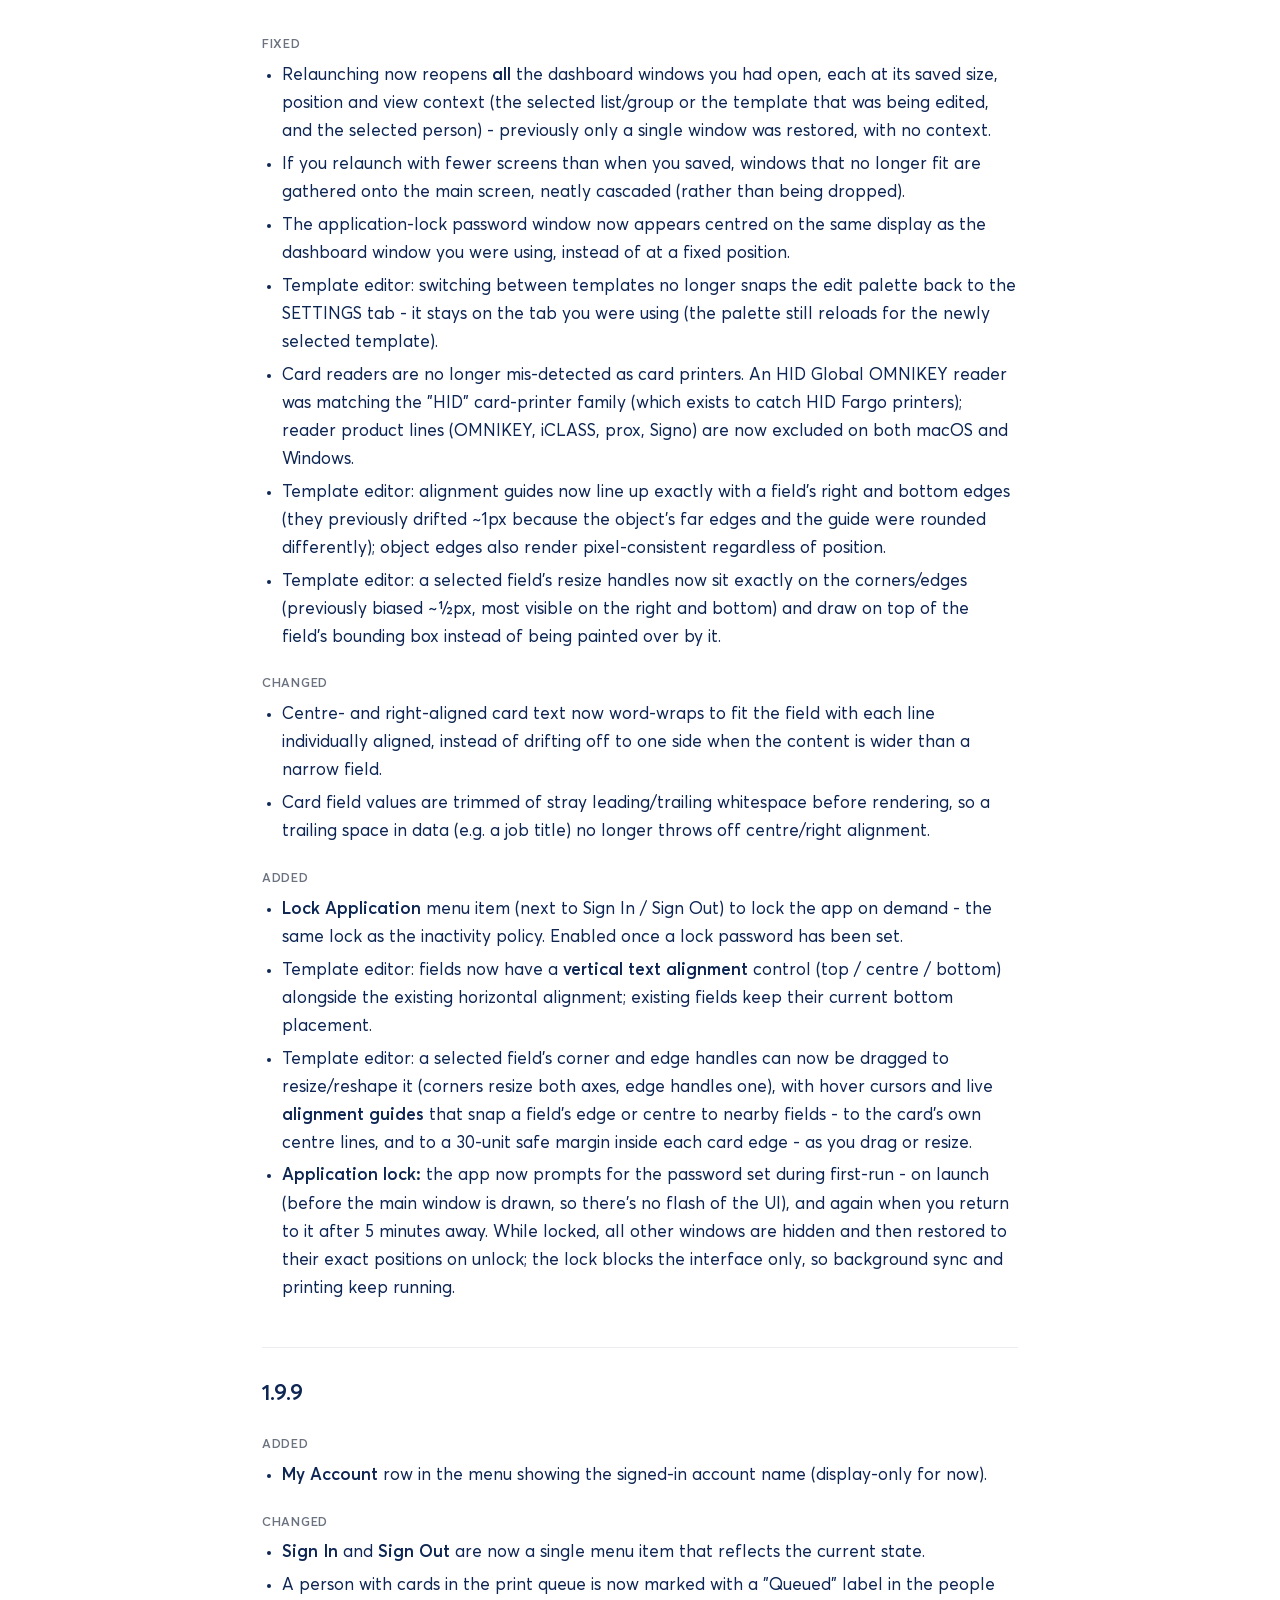
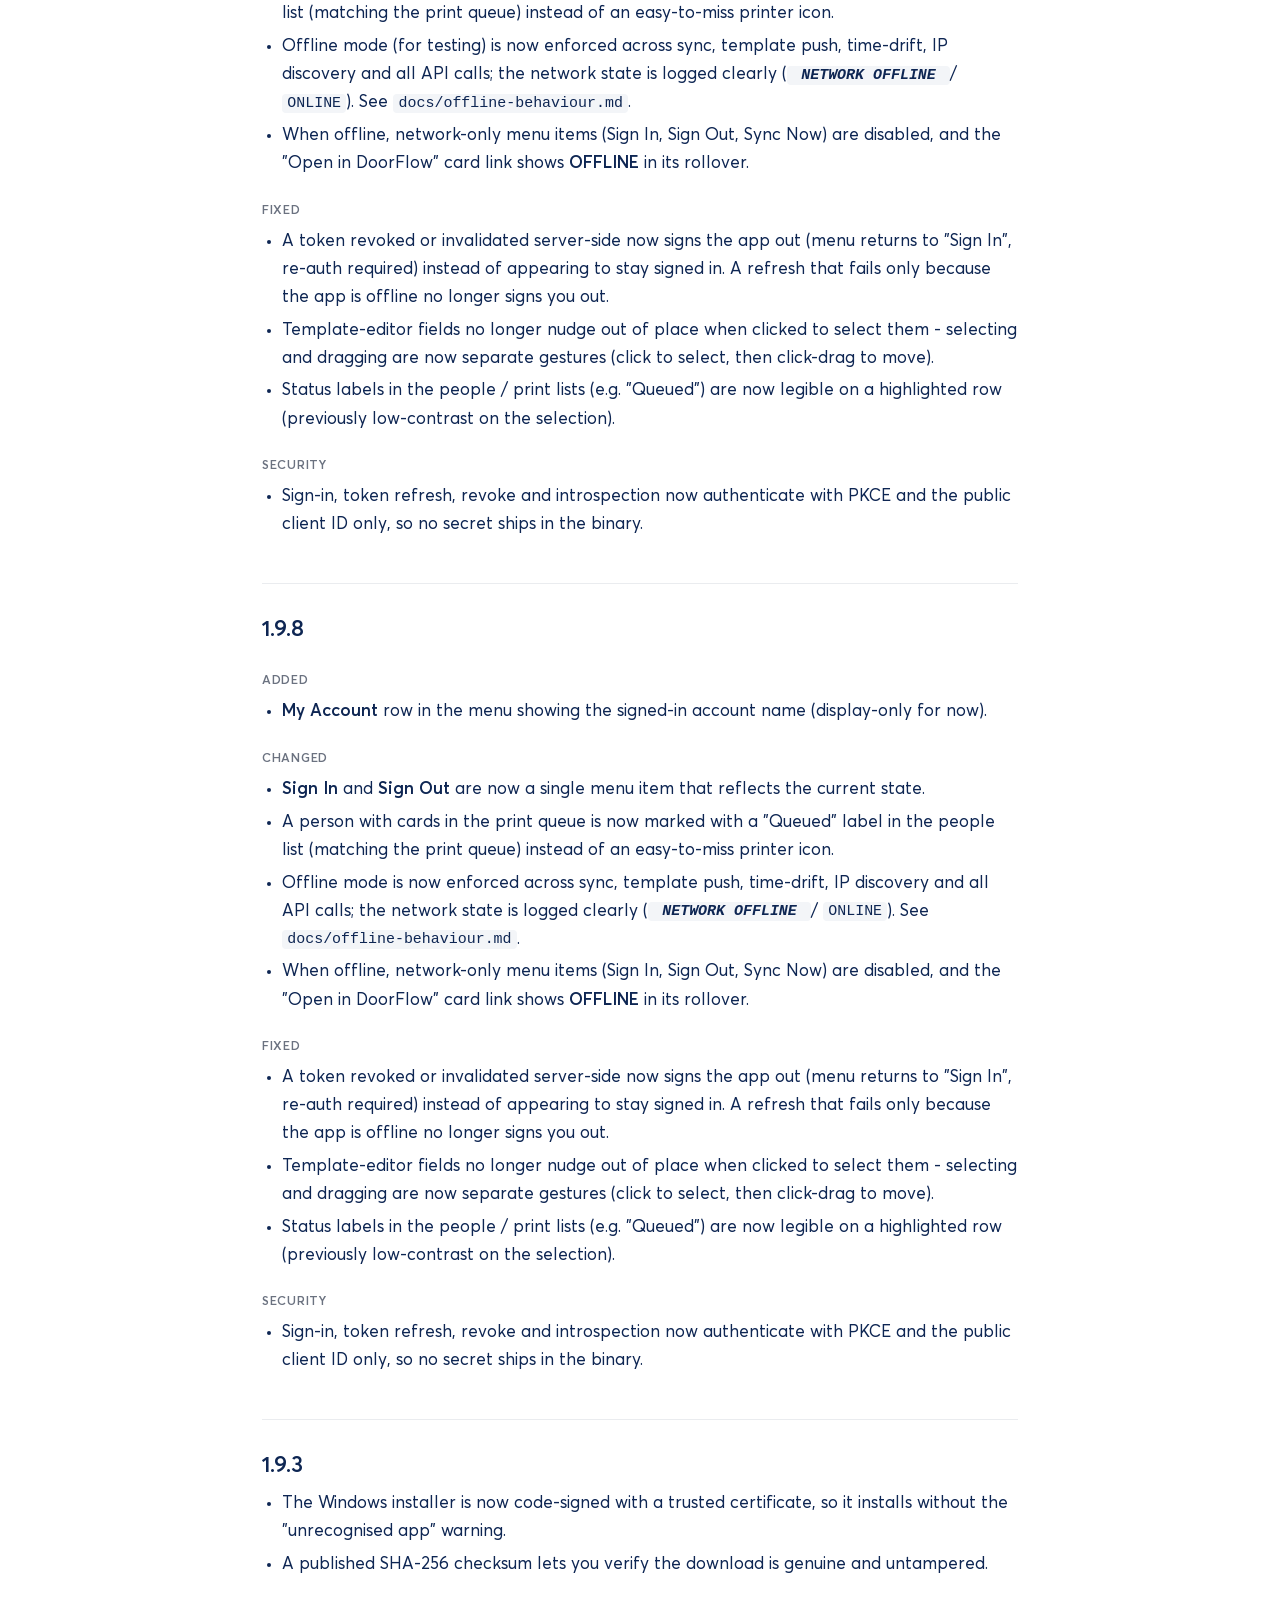
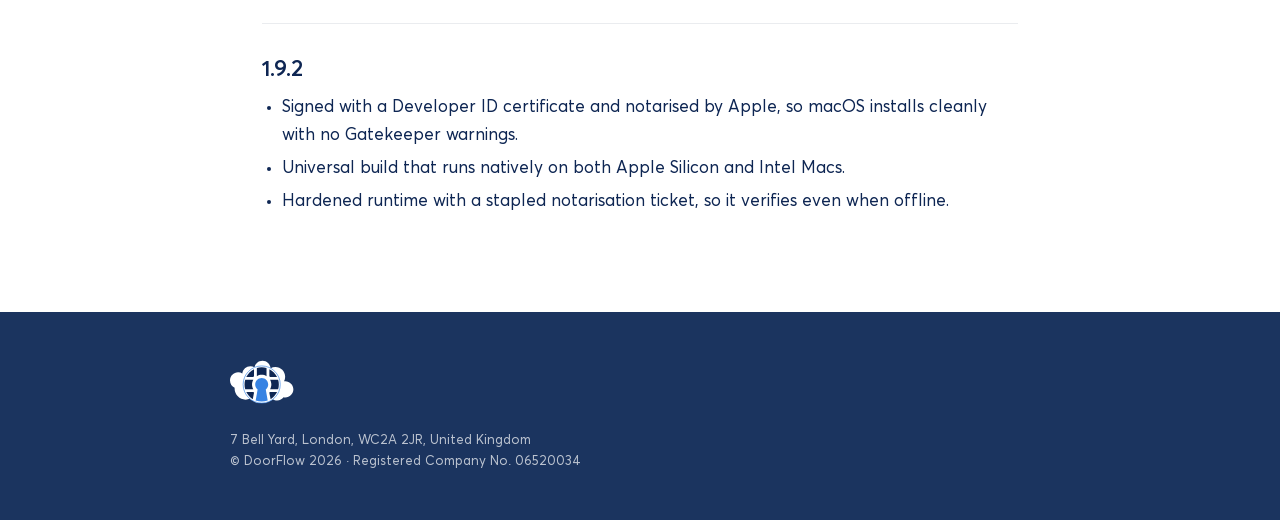
<file: doorflow-desktop/releases.html>
<!doctype html>
<html lang="en">
<head>
<meta charset="utf-8">
<meta name="viewport" content="width=device-width, initial-scale=1">
<title>DoorFlow DoorFlow Desktop release notes</title>
<style>
  @font-face { font-family: "Averta"; font-weight: 400; font-style: normal;
    font-display: swap; src: url(/assets/fonts/Averta-Regular.woff) format("woff"); }
  @font-face { font-family: "Averta"; font-weight: 600; font-style: normal;
    font-display: swap; src: url(/assets/fonts/Averta-Semibold.woff) format("woff"); }
  :root { --navy:#0E2653; --blue:#3765E3; --footer:#1B345F; --grey:#6B7280; }
  * { box-sizing: border-box; }
  body { font-family: "Averta", system-ui, -apple-system, "Segoe UI",
         Roboto, sans-serif; font-size: 17px; line-height: 1.65; margin: 0;
         color: var(--navy); background: #fff;
         -webkit-font-smoothing: antialiased; }
  a { color: var(--blue); }
  header { padding: 1.25rem 2rem; border-bottom: 1px solid #EEF1F5; }
  header .bar { max-width: 820px; margin: 0 auto; display: flex;
         align-items: center; justify-content: space-between; }
  header img { height: 26px; display: block; }
  header .docs { color: var(--navy); text-decoration: none; font-weight: 600;
         font-size: .92rem; opacity: .7; }
  header .docs:hover { opacity: 1; }
  main { max-width: 820px; margin: 0 auto; padding: 3.5rem 2rem 5rem; }
  h1 { font-size: 2rem; font-weight: 600; margin: 0 0 2.5rem;
        letter-spacing: -.015em; }
  /* Each version heading, with a rule to separate releases. */
  h2 { font-size: 1.4rem; font-weight: 600; margin: 2.75rem 0 .25rem;
        padding-top: 1.75rem; border-top: 1px solid #EAECEF;
        letter-spacing: -.01em; }
  main > h2:first-of-type { border-top: 0; padding-top: 0; margin-top: 0; }
  h3 { font-size: .78rem; font-weight: 600; letter-spacing: .06em;
        text-transform: uppercase; color: var(--grey);
        margin: 1.4rem 0 .4rem; }
  ul { padding-left: 1.25rem; margin: .3rem 0 1rem; }
  li { margin: .3rem 0; }
  p { margin: .5rem 0; }
  code { font-family: ui-monospace, SFMono-Regular, Menlo, monospace;
        font-size: .88em; background: #F3F5F8; padding: .1em .35em;
        border-radius: .25rem; }
  .back { display: inline-block; margin-bottom: 2rem; font-weight: 600;
        text-decoration: none; font-size: .9rem; }
  footer { background: var(--footer); color: #fff; padding: 3rem 2rem; }
  footer .inner { max-width: 820px; margin: 0 auto; display: flex;
         flex-wrap: wrap; gap: 2.5rem 3rem; justify-content: space-between; }
  footer .brand img { height: 44px; margin-bottom: 1rem; }
  footer .addr { font-size: .82rem; opacity: .7; line-height: 1.6; }
</style>
</head>
<body>
<header>
  <div class="bar">
    <a href="/"><img src="/assets/doorflow-wordmark.svg" alt="DoorFlow"></a>
    <a class="docs" href="https://developer.doorflow.com/">Developers</a>
  </div>
</header>
<main>
  <a class="back" href="/">&larr; Downloads</a>
  <h1>DoorFlow Desktop release notes</h1>
<h2>1.14.14</h2>
<h3>Changed</h3>
<ul>
<li>Minor user-interface tweaks.</li>
</ul>
<h2>1.14.12</h2>
<h3>Fixed</h3>
<ul>
<li><strong>Windows update prompt now shows the version, not a build number.</strong> WinSparkle&#x27;s &quot;you have X&quot; line read a build number (e.g. &quot;you have 51&quot;) because the app reported its build number in WinSparkle&#x27;s <em>display</em> slot. It now sets the <strong>display</strong> version (<code>win_sparkle_set_app_details</code>) to the marketing version (e.g. <code>1.14.11</code>) and the <strong>comparison</strong> version (<code>win_sparkle_set_app_build_version</code>) to the build number separately, matching how the appcast carries <code>shortVersionString</code> (display) vs <code>version</code> (compare). <em>Takes effect only once a user is running a build containing this change - installs already in the field keep showing their build number until they update.</em></li>
<li><strong>A people sync of a large account no longer aborts on a single network blip.</strong> A big account is fetched a page at a time (~50 people per page, so ~130 pages for 6,400 people); previously <em>any</em> failed page - most often a transient timeout or dropped connection on a busy/proxied network - abandoned the entire run and discarded all progress, which is why a sync would repeatedly &quot;fail after around 600.&quot; Each page is now <strong>retried up to 4 times with backoff (2/4/8/16s)</strong> before the sync gives up, and the retry budget resets on every successful page, so a network that blips once per page can still complete.</li>
<li><strong>A garbled response, or one bad person record, no longer kills the whole sync.</strong> A page that comes back unparseable (e.g. a proxy returning an HTML error page with a <code>200</code> status) is now <strong>retried</strong> like any other transient page failure instead of failing the sync outright; and a single malformed person record inside an otherwise-valid page is <strong>skipped and logged</strong> rather than abandoning the remaining thousands.</li>
</ul>
<h3>Changed</h3>
<ul>
<li><strong>The card preview no longer re-decodes the photo from disk on every repaint.</strong> During a live window resize the preview repaints continuously, and each paint was re-reading and re-decoding the person&#x27;s photo from disk. The decoded image is now memoised on the person (reloaded if the photo URL changes), so a burst of repaints costs one decode instead of dozens.</li>
<li><strong>Photos now download in parallel instead of one-at-a-time.</strong> The photo cache used to fetch every person&#x27;s images sequentially with a blocking request each - tens of minutes for a large account. It now runs <strong>up to 5 downloads concurrently</strong> on the main event loop (no background thread), which cuts a big account&#x27;s first photo sync from tens of minutes to a few, while staying polite enough not to trip an image host&#x27;s rate-limiting. A stall watchdog aborts a pass only if nothing completes for 60s, so a wedged network can&#x27;t block future passes.</li>
<li><strong>The people and printed-cards lists are snappier on large accounts.</strong> They now render at most the first <strong>200</strong> people / <strong>500</strong> printed cards instead of building a row for every record (thousands of rows was the dominant cost of opening a list, and nobody scrolls that far). <strong>Search is unchanged and still runs against everyone</strong> - this only limits how many rows are drawn, so anyone is still found by typing a name/email. When a list is capped, the <strong>search box placeholder</strong> shows a &quot;Showing first N - type to search all&quot; hint. Selection and card actions operate on the displayed rows as before. (Also fixed an O(n²) array-growth pattern in all three list builders.)</li>
<li><strong>Large-account syncs are substantially faster.</strong> Each page of people is now written to the local database in a <strong>single transaction</strong> instead of one disk commit per person - roughly 50× fewer commits per page - which was the dominant cost of a slow sync on a big account. (Internally this required making the database&#x27;s transactions reentrant, using SQLite savepoints, so a single failing record rolls back just itself rather than the whole page.)</li>
<li><strong>Photo caching now downloads the most-recently-updated people first.</strong> The cache pass is ordered by <code>updated_at</code> (newest first) instead of alphabetically, so freshly-changed and just-added people get their photos before an older backlog - meaning an interrupted or throttled pass still caches the faces a front-desk operator is most likely to need now.</li>
<li><strong>Photo caching stops hammering an image host that is refusing requests.</strong> When a run of image downloads fails back-to-back (an expired signing scheme, or a corporate proxy/firewall returning <code>403</code>), the cache pass now <strong>stops early</strong> instead of re-attempting the whole failing set (hundreds of images) on every pass, indefinitely, while competing with the people sync. It retries again on the next sync. Any successful download resets the counter, so a few individually-stale URLs don&#x27;t trip it.</li>
</ul>
<h2>1.14.11</h2>
<h3>Fixed</h3>
<ul>
<li><strong>A people sync of a large account no longer aborts on a single network blip.</strong> A big account is fetched a page at a time (~50 people per page, so ~130 pages for 6,400 people); previously <em>any</em> failed page - most often a transient timeout or dropped connection on a busy/proxied network - abandoned the entire run and discarded all progress, which is why a sync would repeatedly &quot;fail after around 600.&quot; Each page is now <strong>retried up to 4 times with backoff (2/4/8/16s)</strong> before the sync gives up, and the retry budget resets on every successful page, so a network that blips once per page can still complete.</li>
<li><strong>A garbled response, or one bad person record, no longer kills the whole sync.</strong> A page that comes back unparseable (e.g. a proxy returning an HTML error page with a <code>200</code> status) is now <strong>retried</strong> like any other transient page failure instead of failing the sync outright; and a single malformed person record inside an otherwise-valid page is <strong>skipped and logged</strong> rather than abandoning the remaining thousands.</li>
</ul>
<h3>Changed</h3>
<ul>
<li><strong>The people and printed-cards lists are snappier on large accounts.</strong> They now render at most the first <strong>200</strong> people / <strong>500</strong> printed cards instead of building a row for every record (thousands of rows was the dominant cost of opening a list, and nobody scrolls that far). <strong>Search is unchanged and still runs against everyone</strong> - this only limits how many rows are drawn, so anyone is still found by typing a name/email. When a list is capped, the <strong>search box placeholder</strong> shows a &quot;Showing first N - type to search all&quot; hint. Selection and card actions operate on the displayed rows as before. (Also fixed an O(n²) array-growth pattern in all three list builders.)</li>
<li><strong>Large-account syncs are substantially faster.</strong> Each page of people is now written to the local database in a <strong>single transaction</strong> instead of one disk commit per person - roughly 50× fewer commits per page - which was the dominant cost of a slow sync on a big account. (Internally this required making the database&#x27;s transactions reentrant, using SQLite savepoints, so a single failing record rolls back just itself rather than the whole page.)</li>
<li><strong>Photo caching now downloads the most-recently-updated people first.</strong> The cache pass is ordered by <code>updated_at</code> (newest first) instead of alphabetically, so freshly-changed and just-added people get their photos before an older backlog - meaning an interrupted or throttled pass still caches the faces a front-desk operator is most likely to need now.</li>
<li><strong>Photo caching stops hammering an image host that is refusing requests.</strong> When a run of image downloads fails back-to-back (an expired signing scheme, or a corporate proxy/firewall returning <code>403</code>), the cache pass now <strong>stops early</strong> instead of re-attempting the whole failing set (hundreds of images) on every pass, indefinitely, while competing with the people sync. It retries again on the next sync. Any successful download resets the counter, so a few individually-stale URLs don&#x27;t trip it.</li>
</ul>
<h2>1.14.9</h2>
<h3>Fixed</h3>
<ul>
<li><strong>A people sync of a large account no longer aborts on a single network blip.</strong> A big account is fetched a page at a time (~50 people per page, so ~130 pages for 6,400 people); previously <em>any</em> failed page - most often a transient timeout or dropped connection on a busy/proxied network - abandoned the entire run and discarded all progress, which is why a sync would repeatedly &quot;fail after around 600.&quot; Each page is now <strong>retried up to 4 times with backoff (2/4/8/16s)</strong> before the sync gives up, and the retry budget resets on every successful page, so a network that blips once per page can still complete.</li>
<li><strong>A garbled response, or one bad person record, no longer kills the whole sync.</strong> A page that comes back unparseable (e.g. a proxy returning an HTML error page with a <code>200</code> status) is now <strong>retried</strong> like any other transient page failure instead of failing the sync outright; and a single malformed person record inside an otherwise-valid page is <strong>skipped and logged</strong> rather than abandoning the remaining thousands.</li>
</ul>
<h3>Changed</h3>
<ul>
<li><strong>The people and printed-cards lists are snappier on large accounts.</strong> They now render at most the first <strong>200</strong> people / <strong>500</strong> printed cards instead of building a row for every record (thousands of rows was the dominant cost of opening a list, and nobody scrolls that far). <strong>Search is unchanged and still runs against everyone</strong> - this only limits how many rows are drawn, so anyone is still found by typing a name/email. When a list is capped, the <strong>search box placeholder</strong> shows a &quot;Showing first N - type to search all&quot; hint. Selection and card actions operate on the displayed rows as before. (Also fixed an O(n²) array-growth pattern in all three list builders.)</li>
<li><strong>Large-account syncs are substantially faster.</strong> Each page of people is now written to the local database in a <strong>single transaction</strong> instead of one disk commit per person - roughly 50× fewer commits per page - which was the dominant cost of a slow sync on a big account. (Internally this required making the database&#x27;s transactions reentrant, using SQLite savepoints, so a single failing record rolls back just itself rather than the whole page.)</li>
<li><strong>Photo caching now downloads the most-recently-updated people first.</strong> The cache pass is ordered by <code>updated_at</code> (newest first) instead of alphabetically, so freshly-changed and just-added people get their photos before an older backlog - meaning an interrupted or throttled pass still caches the faces a front-desk operator is most likely to need now.</li>
<li><strong>Photo caching stops hammering an image host that is refusing requests.</strong> When a run of image downloads fails back-to-back (an expired signing scheme, or a corporate proxy/firewall returning <code>403</code>), the cache pass now <strong>stops early</strong> instead of re-attempting the whole failing set (hundreds of images) on every pass, indefinitely, while competing with the people sync. It retries again on the next sync. Any successful download resets the counter, so a few individually-stale URLs don&#x27;t trip it.</li>
</ul>
<h2>1.12.2</h2>
<h3>Security</h3>
<ul>
<li>The support <strong>factory reset</strong> (hold Option/Alt on the lock screen) now also clears the <strong>cached person photos and template-background images</strong>, not just tokens, prefs, and the database. Previously a reset performed to move a machine to a different DoorFlow account left the previous account&#x27;s face photos on disk. The image folders are recreated empty on the next launch.</li>
</ul>
<h3>Fixed</h3>
<ul>
<li>Exporting diagnostics as a <code>.zip</code> failed on Windows because the shell timed out during PowerShell&#x27;s cold start (before the tiny archive was written). The shell timeout is now generous enough for PowerShell to run; the command was hardened (<code>powershell.exe -ExecutionPolicy Bypass</code>, success judged by whether the archive actually exists rather than PowerShell&#x27;s unreliable exit code); and if zipping still fails it <strong>falls back to a plain <code>.txt</code></strong> so the export always produces a file.</li>
<li>Windows: the <strong>&quot;Template:&quot;</strong> caption above the card preview no longer shows an opaque white box. It was a label layered over the preview canvas, and a transparent label over a canvas doesn&#x27;t render transparently on Windows - so it&#x27;s now drawn directly onto the canvas instead.</li>
</ul>
<h2>1.12.1</h2>
<h3>Security</h3>
<ul>
<li>The support <strong>factory reset</strong> (hold Option/Alt on the lock screen) now also clears the <strong>cached person photos and template-background images</strong>, not just tokens, prefs, and the database. Previously a reset performed to move a machine to a different DoorFlow account left the previous account&#x27;s face photos on disk. The image folders are recreated empty on the next launch.</li>
</ul>
<h3>Fixed</h3>
<ul>
<li>Exporting diagnostics as a <code>.zip</code> failed on Windows because the shell timed out during PowerShell&#x27;s cold start (before the tiny archive was written). The shell timeout is now generous enough for PowerShell to run; the command was hardened (<code>powershell.exe -ExecutionPolicy Bypass</code>, success judged by whether the archive actually exists rather than PowerShell&#x27;s unreliable exit code); and if zipping still fails it <strong>falls back to a plain <code>.txt</code></strong> so the export always produces a file.</li>
<li>Windows: the <strong>&quot;Template:&quot;</strong> caption above the card preview no longer shows an opaque white box. It was a label layered over the preview canvas, and a transparent label over a canvas doesn&#x27;t render transparently on Windows - so it&#x27;s now drawn directly onto the canvas instead.</li>
</ul>
<h2>1.11.2</h2>
<h3>Added</h3>
<ul>
<li><strong>Connection Doctor</strong> (<strong>Window</strong> menu) - a live checker that actively probes and shows, with green/red status, whether the app can reach the Internet, the <strong>DoorFlow service</strong>, and the <strong>photo (image) store</strong>, plus whether you&#x27;re signed in and when people last synced. It calls out the exact fix in plain English - most usefully, it distinguishes &quot;DoorFlow reachable but the photo host is blocked&quot; (a firewall/proxy problem that lets names and job titles through but stops photos downloading) from being offline or signed out. It <strong>updates on its own</strong> if connectivity changes while it&#x27;s open (e.g. the internet comes back), and has <strong>Sign In Again</strong>, <strong>Export Diagnostics…</strong>, and <strong>Re-check</strong> buttons.</li>
<li><strong>Export Diagnostics</strong> (a button in the Connection Doctor) opens a Save dialog and writes a redacted diagnostic snapshot the customer can email to support, saved as a <strong><code>.zip</code></strong> (which is opaque to content-inspection email gateways, so the attachment - full of names, emails and token-shaped strings - isn&#x27;t flagged or stripped in transit); the saved file is then <strong>revealed in Finder/Explorer</strong> so it&#x27;s easy to find. It&#x27;s named after the app with a timestamp (e.g. <code>DoorFlow-Desktop-Diagnostics-2026-08-03-1430.zip</code>). It records the app version + executable path, sign-in state and key event timestamps (token issue/expiry, last sync, last API error), device <strong>clock/skew</strong> (a clock well off real time can break sign-in), Internet / API-host / image-host reachability, local-data health that separates the two real failure modes for missing photos/job titles (photo URL present but not yet cached = a photo-download/network problem, versus no photo URL or job title at all = a data problem), and a <strong>Recent activity</strong> log of the session&#x27;s key events (sync phases, API errors, sign-in changes, and <strong>photo-download failures with their HTTP status</strong> - the usual smoking gun). Tokens are redacted.</li>
<li><strong>Activity log</strong> - the app now keeps an in-memory log of the session&#x27;s important events (app start, sign-in changes, sync phases and failures, API errors, and photo-download outcomes including the HTTP status of any that fail). It costs nothing on the running app (memory only, no disk writes) and is included in an Export Diagnostics file, so a &quot;sync failed&quot; can be traced to exactly what went wrong.</li>
<li><strong>About DoorFlow Desktop</strong> window showing the app name, the built version (marketing version + build number), the environment/channel, and copyright. It&#x27;s reached from the <strong>Application menu</strong> on macOS (&quot;About DoorFlow Desktop&quot;), from both the card-printing and Front Desk menu bars.</li>
</ul>
<h3>Changed</h3>
<ul>
<li>Signing in now always shows the DoorFlow <strong>login screen</strong> instead of silently reusing an existing browser session, so you can choose which account to sign in with (and aren&#x27;t quietly returned to the wrong one).</li>
<li>A failed sync now explains <strong>what</strong> went wrong instead of a bare &quot;Sync failed&quot;: &quot;No internet connection - can&#x27;t sync&quot; when offline, &quot;Can&#x27;t reach DoorFlow - check your connection&quot; when the service is unreachable, or &quot;Sync couldn&#x27;t complete - some information may be out of date&quot; otherwise. (&quot;Sync failed&quot; read like an app fault when the usual cause is simply no connection.)</li>
<li><strong>Check for Updates…</strong> has moved from the Help menu into the <strong>Application menu</strong> (macOS), next to About. The Help menu (which only held that one item) has been removed from both menu bars.</li>
<li>Template editor - dragging a field from the fields picker onto the card is smoother: (1) a plain click now only <em>selects</em> the field - the drag begins only once you actually move the pointer (a small threshold), rather than on selection; (2) the drag shows a clean translucent (~25% <strong>white</strong>) &quot;ghost&quot; of the field at its real drop size and corner radius, with the field name centred in <strong>uppercase</strong> (not bold); (3) the field is grabbed and dropped <strong>centred on the pointer</strong> instead of snapping its top-left to the cursor; and (4) the previewed and dropped objects come from one shared default-object definition (which also fixes the barcode field&#x27;s size differing between drag and drop). <em>(Drag images render at @1× even on HiDPI - a Xojo framework limitation - so the ghost can look slightly soft on Retina.)</em></li>
</ul>
<h3>Security</h3>
<ul>
<li>The app now <strong>refuses a sign-in with a different DoorFlow account</strong> than the one it&#x27;s already set up for, so one account&#x27;s local people, photos and job titles can&#x27;t mix with - or leak to - another account on the same computer. (Proper account switching is planned.)</li>
<li>Builds now carry a <strong>6-month expiry</strong> (build date + 6 months, stamped at build time). Once a shipped build passes its expiry it stops working and shows an &quot;out of date&quot; screen directing the user to <strong>updates.doorflow.com</strong> to download the latest version - a safety net so very old, potentially-insecure builds don&#x27;t stay in service indefinitely. Debug/IDE runs are never affected, and a mis-stamped/blank expiry fails open (never blocks).</li>
</ul>
<h3>Fixed</h3>
<ul>
<li>Cancelling or closing the sign-in window on macOS no longer shows a raw system error (e.g. <em>&quot;…WebAuthenticationSession error 1.&quot;</em>). Cancelling is now silent, and a genuine sign-in problem shows a plain &quot;Sign-in didn&#x27;t complete. Please try again.&quot;</li>
<li>When you&#x27;re not signed in, the bottom-left status now shows a short, clickable <strong>&quot;Sign in…&quot;</strong> link that starts sign-in, instead of a longer message that could crop unreadably in the fixed-width status area (seen on Windows).</li>
<li>The card-printing window&#x27;s title bar showed the old <strong>&quot;DoorFlow CardPrint&quot;</strong> name; it now reads <strong>&quot;DoorFlow Desktop&quot;</strong>.</li>
<li>Person photos now update correctly when someone&#x27;s photo changes in DoorFlow. Previously a changed photo could be missed (the app only checked whether <em>a</em> file was cached, not whether it matched the current photo), and a re-download left the old image behind as an orphaned file. The photo cache now re-downloads when the photo URL changes, deletes the superseded file, records which URL each cached file corresponds to (so it stops re-checking the same people every sync), and refreshes the on-screen photo. Two people who happen to share an identical photo (e.g. the same company logo) no longer overwrite each other&#x27;s cached image - local photo files are now namespaced per person. The diagnostics photo-cache summary now reports people-to-check / downloaded / already-on-disk / failed.</li>
<li>Template editor: a background sync completing while you were editing a template no longer snaps the editor palette back to its first (Settings) tab. The tab you&#x27;re on is now read from the live tab state rather than a variable that only updated when navigating via code - so clicking the Fields/Info tab directly is remembered, and the post-sync template reload restores it correctly.</li>
<li>Windows auto-updater no longer offers the version you already have as if it were a newer update. It now compares the running build against the appcast&#x27;s build number (how the feed is published) rather than the marketing version string, so an up-to-date install correctly reports no update available.</li>
<li>The app now always renders in a light appearance instead of following the system dark-mode setting. On a dark-mode Windows machine the UI (most visibly the Front Desk terminal) had gone almost entirely dark and hard to read, because pure-white backgrounds and pure-black text auto-swap to the system&#x27;s dark colours when dark-mode support is on. Dark-mode support is now off app-wide (<code>Supports Dark Mode</code> build setting), giving a consistent light UI on both platforms.</li>
</ul>
<h2>1.9.14</h2>
<h3>Fixed</h3>
<ul>
<li>Searching a people/cards list that matches no-one no longer strands you: previously an empty result switched to the empty-state panel, which hid the search field so you couldn&#x27;t edit or clear your search. A search that returns nothing now keeps the list panel (and the search field) visible, and the card preview shows a friendly &quot;no-one selected&quot; empty state (the same copy as the full empty page) instead of the previously-selected person&#x27;s card, with the Template chooser hidden. The full empty-state panel only shows when the view is genuinely empty (no active search).</li>
<li>Person photo on the card preview no longer shifts/crops incorrectly (appearing pushed to the left, and moving as you resize the window). The photo&#x27;s crop was being computed from the on-screen frame size instead of the photo&#x27;s own pixels, so it drifted with the canvas scale and varied by photo; it&#x27;s now a stable centred cover-fit. This also makes the printed-card photo framing consistent.</li>
<li>Incremental (2-minute) sync is now anchored to the DoorFlow server&#x27;s clock from the moment the app launches, closing a window where a device whose clock ran fast could ask the server for changes &quot;since&quot; a time in the future and silently skip recently-updated people. The server-time offset is now measured from the reachability probe (so it&#x27;s known on launch and refreshed every minute) and remembered between launches, instead of resetting until the first data sync of the session.</li>
</ul>
<h3>Added</h3>
<ul>
<li>Template editor: colours (text / border / fill) are now chosen with a built-in colour picker (saturation/value square, hue strip, hex entry, a brightness slider flanked by white/black shortcut swatches) that opens next to the colour square and updates the field and card <strong>live</strong> as you drag - replacing the modal system picker that only applied the colour after you closed it.</li>
</ul>
<h3>Fixed</h3>
<ul>
<li>Template editor: an object snapped to a centre guide (the card centre or another object&#x27;s centre) now sits exactly under the guide line - the line is drawn through the object&#x27;s rendered centre, removing the ~1px gap that pixel-rounding otherwise left.</li>
<li>Template editor: alignment guides no longer flicker between two positions when you hold an object near a snap point - the snap now sticks to its chosen target instead of flipping between near-tied candidates.</li>
<li>Completing first-run setup now reliably sticks on macOS. CFPreferences batches its disk flush and could drop the completion flag if you quit soon after finishing, restarting the whole wizard; the flag is now also backed by a small marker file that persists immediately, and the marker is retired once the native setting confirms.</li>
<li>First-run setup is now marked complete as soon as you sign in (rather than only on the final &quot;Open DoorFlow Desktop&quot; button), so quitting during or right after the initial sync no longer restarts the whole first-run wizard on the next launch.</li>
<li>Deleting the template you&#x27;re editing now moves the editor to the next remaining template (instead of leaving the deleted design on the canvas); if no templates remain, it drops to the All People view.</li>
<li>Creating a new card template no longer opens to a blank card - a new template is given a valid default orientation, so it renders immediately instead of only after toggling the front/back orientation.</li>
</ul>
<h2>1.9.12</h2>
<h3>Added</h3>
<ul>
<li>Template editor: colours (text / border / fill) are now chosen with a built-in colour picker (saturation/value square, hue strip, hex entry, a brightness slider flanked by white/black shortcut swatches) that opens next to the colour square and updates the field and card <strong>live</strong> as you drag - replacing the modal system picker that only applied the colour after you closed it.</li>
</ul>
<h3>Fixed</h3>
<ul>
<li>Template editor: an object snapped to a centre guide (the card centre or another object&#x27;s centre) now sits exactly under the guide line - the line is drawn through the object&#x27;s rendered centre, removing the ~1px gap that pixel-rounding otherwise left.</li>
<li>Template editor: alignment guides no longer flicker between two positions when you hold an object near a snap point - the snap now sticks to its chosen target instead of flipping between near-tied candidates.</li>
<li>Completing first-run setup now reliably sticks on macOS.</li>
<li>First-run setup is now marked complete as soon as you sign in (rather than only on the final &quot;Open DoorFlow Desktop&quot; button), so quitting during or right after the initial sync no longer restarts the whole first-run wizard on the next launch.</li>
<li>Deleting the template you&#x27;re editing now moves the editor to the next remaining template (instead of leaving the deleted design on the canvas); if no templates remain, it drops to the All People view.</li>
<li>Creating a new card template no longer opens to a blank card - a new template is given a valid default orientation, so it renders immediately instead of only after toggling the front/back orientation.</li>
</ul>
<h2>1.9.10</h2>
<h3>Fixed</h3>
<ul>
<li>Relaunching now reopens <strong>all</strong> the dashboard windows you had open, each at its saved size, position and view context (the selected list/group or the template that was being edited, and the selected person) - previously only a single window was restored, with no context.</li>
<li>If you relaunch with fewer screens than when you saved, windows that no longer fit are gathered onto the main screen, neatly cascaded (rather than being dropped).</li>
<li>The application-lock password window now appears centred on the same display as the dashboard window you were using, instead of at a fixed position.</li>
<li>Template editor: switching between templates no longer snaps the edit palette back to the SETTINGS tab - it stays on the tab you were using (the palette still reloads for the newly selected template).</li>
<li>Card readers are no longer mis-detected as card printers. An HID Global OMNIKEY reader was matching the &quot;HID&quot; card-printer family (which exists to catch HID Fargo printers); reader product lines (OMNIKEY, iCLASS, prox, Signo) are now excluded on both macOS and Windows.</li>
<li>Template editor: alignment guides now line up exactly with a field&#x27;s right and bottom edges (they previously drifted ~1px because the object&#x27;s far edges and the guide were rounded differently); object edges also render pixel-consistent regardless of position.</li>
<li>Template editor: a selected field&#x27;s resize handles now sit exactly on the corners/edges (previously biased ~½px, most visible on the right and bottom) and draw on top of the field&#x27;s bounding box instead of being painted over by it.</li>
</ul>
<h3>Changed</h3>
<ul>
<li>Centre- and right-aligned card text now word-wraps to fit the field with each line individually aligned, instead of drifting off to one side when the content is wider than a narrow field.</li>
<li>Card field values are trimmed of stray leading/trailing whitespace before rendering, so a trailing space in data (e.g. a job title) no longer throws off centre/right alignment.</li>
</ul>
<h3>Added</h3>
<ul>
<li><strong>Lock Application</strong> menu item (next to Sign In / Sign Out) to lock the app on demand - the same lock as the inactivity policy. Enabled once a lock password has been set.</li>
<li>Template editor: fields now have a <strong>vertical text alignment</strong> control (top / centre / bottom) alongside the existing horizontal alignment; existing fields keep their current bottom placement.</li>
<li>Template editor: a selected field&#x27;s corner and edge handles can now be dragged to resize/reshape it (corners resize both axes, edge handles one), with hover cursors and live <strong>alignment guides</strong> that snap a field&#x27;s edge or centre to nearby fields - to the card&#x27;s own centre lines, and to a 30-unit safe margin inside each card edge - as you drag or resize.</li>
<li><strong>Application lock:</strong> the app now prompts for the password set during first-run - on launch (before the main window is drawn, so there&#x27;s no flash of the UI), and again when you return to it after 5 minutes away. While locked, all other windows are hidden and then restored to their exact positions on unlock; the lock blocks the interface only, so background sync and printing keep running.</li>
</ul>
<h2>1.9.9</h2>
<h3>Added</h3>
<ul>
<li><strong>My Account</strong> row in the menu showing the signed-in account name (display-only for now).</li>
</ul>
<h3>Changed</h3>
<ul>
<li><strong>Sign In</strong> and <strong>Sign Out</strong> are now a single menu item that reflects the current state.</li>
<li>A person with cards in the print queue is now marked with a &quot;Queued&quot; label in the people list (matching the print queue) instead of an easy-to-miss printer icon.</li>
<li>Offline mode (for testing) is now enforced across sync, template push, time-drift, IP discovery and all API calls; the network state is logged clearly (<code><em><strong> NETWORK OFFLINE </strong></em></code> / <code>ONLINE</code>). See <code>docs/offline-behaviour.md</code>.</li>
<li>When offline, network-only menu items (Sign In, Sign Out, Sync Now) are disabled, and the &quot;Open in DoorFlow&quot; card link shows <strong>OFFLINE</strong> in its rollover.</li>
</ul>
<h3>Fixed</h3>
<ul>
<li>A token revoked or invalidated server-side now signs the app out (menu returns to &quot;Sign In&quot;, re-auth required) instead of appearing to stay signed in. A refresh that fails only because the app is offline no longer signs you out.</li>
<li>Template-editor fields no longer nudge out of place when clicked to select them - selecting and dragging are now separate gestures (click to select, then click-drag to move).</li>
<li>Status labels in the people / print lists (e.g. &quot;Queued&quot;) are now legible on a highlighted row (previously low-contrast on the selection).</li>
</ul>
<h3>Security</h3>
<ul>
<li>Sign-in, token refresh, revoke and introspection now authenticate with PKCE and the public client ID only, so no secret ships in the binary.</li>
</ul>
<h2>1.9.8</h2>
<h3>Added</h3>
<ul>
<li><strong>My Account</strong> row in the menu showing the signed-in account name (display-only for now).</li>
</ul>
<h3>Changed</h3>
<ul>
<li><strong>Sign In</strong> and <strong>Sign Out</strong> are now a single menu item that reflects the current state.</li>
<li>A person with cards in the print queue is now marked with a &quot;Queued&quot; label in the people list (matching the print queue) instead of an easy-to-miss printer icon.</li>
<li>Offline mode is now enforced across sync, template push, time-drift, IP discovery and all API calls; the network state is logged clearly (<code><em><strong> NETWORK OFFLINE </strong></em></code> / <code>ONLINE</code>). See <code>docs/offline-behaviour.md</code>.</li>
<li>When offline, network-only menu items (Sign In, Sign Out, Sync Now) are disabled, and the &quot;Open in DoorFlow&quot; card link shows <strong>OFFLINE</strong> in its rollover.</li>
</ul>
<h3>Fixed</h3>
<ul>
<li>A token revoked or invalidated server-side now signs the app out (menu returns to &quot;Sign In&quot;, re-auth required) instead of appearing to stay signed in. A refresh that fails only because the app is offline no longer signs you out.</li>
<li>Template-editor fields no longer nudge out of place when clicked to select them - selecting and dragging are now separate gestures (click to select, then click-drag to move).</li>
<li>Status labels in the people / print lists (e.g. &quot;Queued&quot;) are now legible on a highlighted row (previously low-contrast on the selection).</li>
</ul>
<h3>Security</h3>
<ul>
<li>Sign-in, token refresh, revoke and introspection now authenticate with PKCE and the public client ID only, so no secret ships in the binary.</li>
</ul>
<h2>1.9.3</h2>
<ul>
<li>The Windows installer is now code-signed with a trusted certificate, so it installs without the &quot;unrecognised app&quot; warning.</li>
<li>A published SHA-256 checksum lets you verify the download is genuine and untampered.</li>
</ul>
<h2>1.9.2</h2>
<ul>
<li>Signed with a Developer ID certificate and notarised by Apple, so macOS installs cleanly with no Gatekeeper warnings.</li>
<li>Universal build that runs natively on both Apple Silicon and Intel Macs.</li>
<li>Hardened runtime with a stapled notarisation ticket, so it verifies even when offline.</li>
</ul>
</main>
<footer>
  <div class="inner">
    <div class="brand">
      <a href="https://www.doorflow.com/"><img src="/assets/doorflow-mark.svg" alt="DoorFlow"></a>
      <div class="addr">
        7 Bell Yard, London, WC2A 2JR, United Kingdom<br>
        &copy; DoorFlow 2026 &middot; Registered Company No. 06520034
      </div>
    </div>
  </div>
</footer>
</body>
</html>
</file>
<file: doorflow-contact.css>
/* ============================================
     Tokens
     ============================================ */
  .df-contact {
    --bg: #ffffff;
    --surface: #ffffff;
    --surface-2: #fafaf7;
    --ink: #11161c;
    --ink-2: #4b5563;
    --ink-3: #8a93a0;
    --line: #ececea;
    --line-2: #d8d8d4;
    --accent: #11161c;
    --accent-soft: #f4f4f1;
    --brand: #1c7e63;
    --brand-2: #155d4a;
    --brand-soft: #e8f1ee;
    --danger: #c4392b;
    --danger-soft: #fdecea;
    --radius: 12px;
    --radius-lg: 16px;
    --ease: cubic-bezier(.2, .8, .2, 1);
  }

   .df-contact * { box-sizing: border-box; }
   /* removed: html/body rules don't apply inside scoped wrapper */

   /* removed: html/body rules don't apply inside scoped wrapper */
   /* hoisted from body to wrapper */ .df-contact { background: var(--bg);
    color: var(--ink);
    font-family: "Inter", -apple-system, BlinkMacSystemFont, "Segoe UI", sans-serif;
    font-size: 15px;
    line-height: 1.5;
    -webkit-font-smoothing: antialiased;
    -moz-osx-font-smoothing: grayscale;
    display: flex;
    flex-direction: column;
    min-height: 100dvh;
    overflow: hidden; }

   .df-contact a { color: var(--brand); text-decoration: none; }
   .df-contact a:hover { text-decoration: underline; }
   .df-contact button { font-family: inherit; }

  /* ============================================
     Header — brand + step context
     ============================================ */
   .df-contact .topbar {
    flex: 0 0 auto;
    display: flex;
    justify-content: space-between;
    align-items: center;
    padding: 18px 24px;
    border-bottom: 1px solid var(--line);
    background: var(--surface);
  }
   .df-contact .brand-wrap {
    display: flex;
    align-items: center;
    gap: 10px;
    min-width: 0;
  }
   .df-contact .brand {
    display: flex;
    align-items: center;
    gap: 8px;
    font-weight: 600;
    font-size: 15px;
    letter-spacing: -0.01em;
    color: var(--ink);
    flex: 0 0 auto;
  }
   .df-contact .brand-dot { width: 8px; height: 8px; background: var(--brand); border-radius: 50%; }

   .df-contact .brand-context {
    color: var(--ink-3);
    font-size: 14px;
    font-weight: 500;
    display: flex;
    align-items: center;
    gap: 8px;
    min-width: 0;
    transition: opacity .25s var(--ease);
  }
   .df-contact .brand-context.is-empty { opacity: 0; pointer-events: none; }
   .df-contact .brand-context::before {
    content: "·";
    color: var(--ink-3);
    flex: 0 0 auto;
  }
   .df-contact .brand-context-text {
    overflow: hidden;
    text-overflow: ellipsis;
    white-space: nowrap;
    color: var(--ink-2);
  }

   .df-contact .topbar-meta { font-size: 13px; color: var(--ink-3); flex: 0 0 auto; }

  @media (max-width: 520px) {
     .df-contact .brand-context-text { max-width: 160px; }
  }

  /* ============================================
     Progress
     ============================================ */
   .df-contact .progress {
    flex: 0 0 auto;
    height: 2px;
    background: var(--line);
    width: 100%;
  }
   .df-contact .progress-fill {
    height: 100%;
    background: var(--ink);
    width: 33%;
    transition: width .5s var(--ease);
  }

  /* ============================================
     Stage
     ============================================ */
   .df-contact .stage {
    flex: 1 1 auto;
    width: 100%;
    max-width: 520px;
    margin: 0 auto;
    padding: 24px 20px 0;
    display: flex;
    flex-direction: column;
    min-height: 0;
  }

   .df-contact .panel {
    display: none;
    flex: 1 1 auto;
    flex-direction: column;
    min-height: 0;
  }
   .df-contact .panel.is-active {
    display: flex;
    animation: slide-in .35s var(--ease) both;
  }
  @keyframes slide-in {
    from { opacity: 0; transform: translateY(8px); }
    to   { opacity: 1; transform: translateY(0); }
  }

   .df-contact .panel-body {
    flex: 1 1 auto;
    overflow-y: auto;
    -webkit-overflow-scrolling: touch;
    padding-bottom: 20px;
  }

   .df-contact .actions {
    flex: 0 0 auto;
    display: flex;
    align-items: center;
    gap: 10px;
    padding: 16px 0 calc(20px + env(safe-area-inset-bottom));
    background: var(--bg);
    border-top: 1px solid var(--line);
    margin-top: auto;
  }

   .df-contact .stage-head { margin-bottom: 24px; }
   .df-contact .step-count {
    font-size: 12px;
    color: var(--ink-3);
    letter-spacing: 0.04em;
    margin-bottom: 10px;
    font-weight: 500;
  }
   .df-contact h1.title {
    font-size: 26px;
    line-height: 1.2;
    letter-spacing: -0.02em;
    font-weight: 600;
    margin: 0 0 8px;
  }
   .df-contact .lede { font-size: 15px; color: var(--ink-2); margin: 0; }

  /* ============================================
     Options (step 1) and call options (step 3)
     ============================================ */
   .df-contact .options { display: flex; flex-direction: column; gap: 10px; }

   .df-contact .option {
    width: 100%;
    text-align: left;
    background: var(--surface);
    border: 1px solid var(--line);
    border-radius: var(--radius);
    padding: 16px 18px;
    cursor: pointer;
    color: inherit;
    display: flex;
    align-items: center;
    gap: 14px;
    transition: border-color .2s var(--ease), background .2s var(--ease), transform .12s var(--ease);
    text-decoration: none;
    font-family: inherit;
  }
   .df-contact .option:hover { border-color: var(--line-2); background: var(--surface-2); text-decoration: none; }
   .df-contact .option:active { transform: scale(0.995); }
   .df-contact .option.selected { border-color: var(--ink); }
   .df-contact .option.is-disabled {
    opacity: 0.5;
    cursor: not-allowed;
    pointer-events: none;
  }

   .df-contact .option-icon {
    flex: 0 0 auto;
    width: 40px; height: 40px;
    border-radius: 10px;
    background: var(--accent-soft);
    display: flex;
    align-items: center;
    justify-content: center;
    color: var(--ink);
    transition: background .2s var(--ease), color .2s var(--ease);
  }
   .df-contact .option.selected .option-icon { background: var(--ink); color: white; }
   .df-contact .option-icon svg { width: 20px; height: 20px; }

   .df-contact .option-body { flex: 1; min-width: 0; }
   .df-contact .option-name {
    font-weight: 600;
    font-size: 15px;
    margin: 0 0 2px;
    letter-spacing: -0.005em;
  }
   .df-contact .option-desc {
    font-size: 13.5px;
    color: var(--ink-3);
    margin: 0;
    line-height: 1.4;
  }
   .df-contact .option-tick {
    flex: 0 0 auto;
    width: 20px; height: 20px;
    border-radius: 50%;
    border: 1.5px solid var(--line-2);
    transition: all .2s var(--ease);
    position: relative;
  }
   .df-contact .option.selected .option-tick { background: var(--ink); border-color: var(--ink); }
   .df-contact .option.selected .option-tick::after {
    content: "";
    position: absolute;
    inset: 0;
    background-image: url("data:image/svg+xml;utf8,<svg xmlns='http://www.w3.org/2000/svg' viewBox='0 0 24 24' fill='none' stroke='white' stroke-width='3.5' stroke-linecap='round' stroke-linejoin='round'><polyline points='20 6 9 17 4 12'/></svg>");
    background-size: 12px;
    background-position: center;
    background-repeat: no-repeat;
  }
  /* For non-selectable options (step 3 call buttons), the tick area
     becomes a chevron arrow indicating "go". */
   .df-contact .option-arrow {
    flex: 0 0 auto;
    color: var(--ink-3);
    transition: transform .15s var(--ease), color .15s var(--ease);
  }
   .df-contact .option:hover .option-arrow {
    transform: translateX(2px);
    color: var(--ink);
  }

   .df-contact .option-divider {
    text-align: center;
    font-size: 12px;
    color: var(--ink-3);
    margin: 14px 0 8px;
    letter-spacing: 0.06em;
    text-transform: uppercase;
    position: relative;
  }
   .df-contact .option-divider::before, .df-contact .option-divider::after {
    content: "";
    position: absolute;
    top: 50%;
    width: calc(50% - 28px);
    height: 1px;
    background: var(--line);
  }
   .df-contact .option-divider::before { left: 0; }
   .df-contact .option-divider::after { right: 0; }

   .df-contact .option-help {
    background: var(--surface-2);
    border-style: dashed;
  }
   .df-contact .option-help .option-icon { background: white; }

  /* ============================================
     Form (step 2)
     ============================================ */
   .df-contact .form { display: flex; flex-direction: column; gap: 14px; }
   .df-contact .form-row { display: grid; grid-template-columns: 1fr 1fr; gap: 10px; }
   .df-contact .form-row-phone { display: grid; grid-template-columns: 1fr 96px; gap: 10px; }

   .df-contact .field { display: flex; flex-direction: column; gap: 6px; }
   .df-contact .field label {
    font-size: 13px;
    font-weight: 500;
    color: var(--ink-2);
  }
   .df-contact .field input {
    width: 100%;
    background: var(--surface);
    border: 1px solid var(--line);
    border-radius: 10px;
    padding: 12px 14px;
    font-size: 15px;
    font-family: inherit;
    color: var(--ink);
    transition: border-color .15s var(--ease), box-shadow .15s var(--ease), background .15s var(--ease);
  }
   .df-contact .field input::placeholder { color: var(--ink-3); }
   .df-contact .field input:hover { border-color: var(--line-2); }
   .df-contact .field input:focus {
    outline: none;
    border-color: var(--ink);
    box-shadow: 0 0 0 3px rgba(17, 22, 28, 0.06);
  }

   .df-contact .field.has-error input {
    border-color: var(--danger);
    background: var(--danger-soft);
  }
   .df-contact .field.has-error input:focus {
    box-shadow: 0 0 0 3px rgba(196, 57, 43, 0.12);
  }
   .df-contact .field-error {
    font-size: 12.5px;
    color: var(--danger);
    line-height: 1.4;
    display: none;
    align-items: center;
    gap: 5px;
  }
   .df-contact .field.has-error .field-error { display: flex; }
   .df-contact .field.has-error .hint { display: none; }
   .df-contact .field-error svg { flex: 0 0 auto; }

   .df-contact .field .hint {
    font-size: 12.5px;
    color: var(--ink-3);
    line-height: 1.4;
  }

  /* E.164 preview — visually elevated. Brand-coloured pill so the user
     notices "yes, we got your number right". */
   .df-contact .phone-confirm {
    display: none;
    align-items: center;
    gap: 8px;
    margin-top: 4px;
    padding: 8px 12px;
    background: var(--brand-soft);
    border: 1px solid #c8ddd4;
    border-radius: 8px;
    color: var(--brand-2);
    font-size: 13px;
    line-height: 1.3;
    font-variant-numeric: tabular-nums;
    animation: phone-confirm-in .3s var(--ease) both;
  }
   .df-contact .phone-confirm.is-visible { display: inline-flex; }
   .df-contact .phone-confirm strong {
    color: var(--brand-2);
    font-weight: 600;
    letter-spacing: 0.01em;
  }
   .df-contact .phone-confirm svg { flex: 0 0 auto; color: var(--brand); }
  @keyframes phone-confirm-in {
    from { opacity: 0; transform: translateY(-2px); }
    to   { opacity: 1; transform: translateY(0); }
  }

  /* ============================================
     Call-option state machine
     ============================================
     The "Call me now" element is a single morphing object. Its
     data-state controls everything: icon, title styling, body
     contents, click behaviour, action buttons.

     States and their visual treatment:
       ready      — clickable option row, phone icon, hover affordance
       closed     — same shape but dimmed, clock icon, not clickable
       dialling   — pill-like, brand-coloured icon, pulse + dots, no actions yet
       ringing    — same as dialling but "Cancel call" appears
       connected  — tick icon, "All done" link
       cancelled  — neutral, cross icon, "All done"
       failed     — neutral pill with red title + cross icon, "Try again" / "Open form"

     Why not a real <button>: the in-call states contain interactive
     children (Cancel, Try again etc.) so we use role="button" on a div. */

  /* === Icon swapping inside .call-option === */
   .df-contact .call-option .call-option-icon-tick, .df-contact .call-option .call-option-icon-cross, .df-contact .call-option .call-option-icon-clock { display: none; }
   .df-contact .call-option[data-state="connected"] .call-option-icon-phone, .df-contact .call-option[data-state="completed"] .call-option-icon-phone, .df-contact .call-option[data-state="cancelled"] .call-option-icon-phone, .df-contact .call-option[data-state="failed"]    .call-option-icon-phone, .df-contact .call-option[data-state="closed"]    .call-option-icon-phone { display: none; }
   .df-contact .call-option[data-state="connected"] .call-option-icon-tick { display: block; animation: pop-in .3s var(--ease) both; }
   .df-contact .call-option[data-state="completed"] .call-option-icon-tick { display: block; animation: pop-in .3s var(--ease) both; }
   .df-contact .call-option[data-state="cancelled"] .call-option-icon-cross { display: block; }
   .df-contact .call-option[data-state="failed"]    .call-option-icon-cross { display: block; animation: pop-in .3s var(--ease) both; }
   .df-contact .call-option[data-state="closed"]    .call-option-icon-clock { display: block; }
   .df-contact .call-option[data-state="dialling"]  .call-option-icon-phone, .df-contact .call-option[data-state="ringing"]   .call-option-icon-phone { animation: ring-shake 1.4s ease-in-out infinite; }

  /* === Icon background by state === */
   .df-contact .call-option[data-state="dialling"]  .option-icon, .df-contact .call-option[data-state="ringing"]   .option-icon, .df-contact .call-option[data-state="connected"] .option-icon, .df-contact .call-option[data-state="completed"] .option-icon { background: var(--brand); color: white; }
   .df-contact .call-option[data-state="cancelled"] .option-icon, .df-contact .call-option[data-state="failed"]    .option-icon { background: var(--ink-3); color: white; }
   .df-contact .call-option[data-state="closed"]    .option-icon { background: var(--surface-2); color: var(--ink-3); }

  /* === Pulsing ring around the icon during active dial === */
   .df-contact .call-option-pulse {
    position: absolute;
    inset: -2px;
    border-radius: 10px;
    border: 2px solid var(--brand);
    opacity: 0;
    pointer-events: none;
  }
   .df-contact .call-option .option-icon { position: relative; }
   .df-contact .call-option[data-state="dialling"] .call-option-pulse, .df-contact .call-option[data-state="ringing"]  .call-option-pulse {
    animation: pulse-ring 1.6s ease-out infinite;
  }
  @keyframes pulse-ring {
    0%   { transform: scale(0.95); opacity: 0.55; }
    100% { transform: scale(1.28); opacity: 0; }
  }
  @keyframes ring-shake {
    0%, 100%      { transform: rotate(0); }
    8%, 24%       { transform: rotate(-12deg); }
    16%, 32%      { transform: rotate(12deg); }
    40%           { transform: rotate(0); }
  }
  @keyframes pop-in {
    0%   { transform: scale(0.6); opacity: 0; }
    60%  { transform: scale(1.1); opacity: 1; }
    100% { transform: scale(1); opacity: 1; }
  }

  /* === Three-dot indicator === */
   .df-contact .call-option-dots {
    display: none;
    margin-top: 8px;
    gap: 4px;
    align-items: center;
    height: 8px;
  }
   .df-contact .call-option[data-state="dialling"] .call-option-dots, .df-contact .call-option[data-state="ringing"]  .call-option-dots { display: inline-flex; }
   .df-contact .call-option-dots span {
    width: 5px; height: 5px;
    background: currentColor;
    border-radius: 50%;
    opacity: 0.35;
    animation: dot-bounce 1.2s ease-in-out infinite;
  }
   .df-contact .call-option-dots span:nth-child(2) { animation-delay: 0.15s; }
   .df-contact .call-option-dots span:nth-child(3) { animation-delay: 0.3s; }
  @keyframes dot-bounce {
    0%, 80%, 100% { transform: scale(0.7); opacity: 0.35; }
    40%           { transform: scale(1.0); opacity: 1; }
  }

  /* === Action links inside the option === */
   .df-contact .call-option-actions {
    display: flex;
    gap: 14px;
    margin-top: 10px;
    flex-wrap: wrap;
  }
   .df-contact .call-option-actions:empty { display: none; }
  /* In ready/closed states there are no actions to show, even if the
     hidden buttons are technically present — collapse the row entirely. */
   .df-contact .call-option[data-state="ready"]  .call-option-actions, .df-contact .call-option[data-state="closed"] .call-option-actions { display: none; }
   .df-contact .callback-link {
    background: none;
    border: none;
    padding: 0;
    color: inherit;
    font-family: inherit;
    font-size: 12.5px;
    font-weight: 500;
    cursor: pointer;
    text-decoration: underline;
    text-decoration-color: rgba(0, 0, 0, 0.2);
    text-underline-offset: 2px;
    transition: text-decoration-color .15s var(--ease);
  }
   .df-contact .callback-link:hover { text-decoration-color: currentColor; }
   .df-contact .callback-link[hidden] { display: none; }

  /* === State-specific row appearance === */
  /* Hover/active affordance only when the row is actually clickable. */
   .df-contact .call-option[data-state="ready"]:hover {
    border-color: var(--line-2);
    background: var(--surface-2);
  }
   .df-contact .call-option[data-state="ready"]:active { transform: scale(0.995); }
   .df-contact .call-option[data-state="ready"]:focus-visible {
    outline: none;
    border-color: var(--ink);
    box-shadow: 0 0 0 3px rgba(17, 22, 28, 0.08);
  }
  /* Closed: dim, no hover lift, clock icon, hide the chevron. */
   .df-contact .call-option[data-state="closed"] {
    cursor: not-allowed;
    background: var(--surface-2);
  }
   .df-contact .call-option[data-state="closed"]:hover {
    transform: none;
    background: var(--surface-2);
    border-color: var(--line);
  }
   .df-contact .call-option[data-state="closed"] .option-arrow { display: none; }
   .df-contact .call-option[data-state="closed"] .option-name { color: var(--ink-2); }
   .df-contact .call-option[data-state="closed"] .option-desc { color: var(--ink-3); }
  /* Active call states: not clickable, no chevron, calmer background. */
   .df-contact .call-option[data-state="dialling"], .df-contact .call-option[data-state="ringing"], .df-contact .call-option[data-state="connected"], .df-contact .call-option[data-state="completed"], .df-contact .call-option[data-state="cancelled"], .df-contact .call-option[data-state="failed"] {
    cursor: default;
    background: var(--brand-soft);
    border-color: #c8ddd4;
  }
   .df-contact .call-option[data-state="cancelled"], .df-contact .call-option[data-state="failed"] {
    background: var(--surface-2);
    border-color: var(--line);
  }
   .df-contact .call-option[data-state="dialling"]  .option-arrow, .df-contact .call-option[data-state="ringing"]   .option-arrow, .df-contact .call-option[data-state="connected"] .option-arrow, .df-contact .call-option[data-state="completed"] .option-arrow, .df-contact .call-option[data-state="cancelled"] .option-arrow, .df-contact .call-option[data-state="failed"]    .option-arrow { display: none; }
  /* Failed — red title only, body stays neutral so it doesn't read as
     a separate "alert" object. */
   .df-contact .call-option[data-state="failed"] .option-name { color: #7a2418; }
   .df-contact .call-option[data-state="connected"] .option-name, .df-contact .call-option[data-state="completed"] .option-name { color: var(--brand-2); }

  /* ============================================
     Timezone chip on calendar
     ============================================ */
   .df-contact .tz-chip-wrap {
    position: relative;
    display: inline-block;
    flex: 0 0 auto;     /* don't let the chip get squeezed by the day label */
  }
   .df-contact .tz-chip {
    display: inline-flex;
    align-items: center;
    gap: 4px;
    padding: 1px 8px;
    background: var(--accent-soft);
    border: 1px solid var(--line);
    border-radius: 999px;
    color: var(--ink-2);
    font-size: 11.5px;
    font-weight: 500;
    cursor: pointer;
    transition: border-color .15s var(--ease), background .15s var(--ease);
    font-family: inherit;
    white-space: nowrap;
  }
   .df-contact .tz-chip:hover { border-color: var(--ink-2); background: white; }
   .df-contact .tz-chip svg { opacity: 0.5; }

   .df-contact .tz-popover {
    position: absolute;
    z-index: 50;
    /* Anchor to the right of the chip wrapper so the popover always
       opens leftward — predictable on every viewport, never clipped
       on the left because the chip itself sits at the right edge of
       the slots header. */
    right: 0;
    left: auto;
    background: white;
    border: 1px solid var(--line);
    border-radius: 10px;
    box-shadow: var(--shadow-md);
    padding: 6px;
    min-width: 240px;
    /* Defence-in-depth: never wider than the viewport minus a small
       gutter, in case some future layout change pushes the chip
       inward. */
    max-width: calc(100vw - 32px);
    max-height: 300px;
    overflow-y: auto;
    margin-top: 4px;
    animation: phone-confirm-in .2s var(--ease) both;
  }
   .df-contact .tz-popover[hidden] { display: none; }
   .df-contact .tz-popover-row {
    display: flex;
    justify-content: space-between;
    align-items: center;
    padding: 8px 10px;
    border-radius: 6px;
    cursor: pointer;
    font-size: 13.5px;
    color: var(--ink);
    border: none;
    background: transparent;
    width: 100%;
    text-align: left;
    font-family: inherit;
    transition: background .12s var(--ease);
  }
   .df-contact .tz-popover-row:hover { background: var(--accent-soft); }
   .df-contact .tz-popover-row.is-current {
    background: var(--accent-soft);
    font-weight: 500;
  }
   .df-contact .tz-popover-row .tz-offset {
    color: var(--ink-3);
    font-size: 11.5px;
    font-variant-numeric: tabular-nums;
  }

  /* ============================================
     Attendees on confirmation
     ============================================ */
   .df-contact .attendees-block {
    margin-top: 18px;
    border-top: 1px dashed var(--line);
    padding-top: 18px;
  }
   .df-contact .attendees-toggle {
    background: none;
    border: none;
    padding: 0;
    font-family: inherit;
    font-size: 13.5px;
    font-weight: 500;
    color: var(--brand);
    cursor: pointer;
    display: inline-flex;
    align-items: center;
    gap: 6px;
  }
   .df-contact .attendees-toggle:hover { text-decoration: underline; }
   .df-contact .attendees-toggle svg { transition: transform .2s var(--ease); }
   .df-contact .attendees-toggle.is-open svg { transform: rotate(45deg); }
   .df-contact .attendees-form {
    margin-top: 12px;
    display: flex;
    flex-direction: column;
    gap: 10px;
  }
   .df-contact .attendees-form[hidden] { display: none; }
  /* First name + last name + email + remove. The auto column for the
     remove button is constrained tightly so it doesn't get pushed by
     long emails — emails truncate visually rather than steal space. */
   .df-contact .attendee-row {
    display: grid;
    grid-template-columns: 1fr 1fr 1.5fr 32px;
    gap: 6px;
    align-items: start;
  }
   .df-contact .attendee-row input {
    background: var(--surface);
    border: 1px solid var(--line);
    border-radius: 8px;
    padding: 9px 10px;
    font-size: 13.5px;
    font-family: inherit;
    color: var(--ink);
    transition: border-color .15s var(--ease);
    min-width: 0;     /* lets inputs shrink inside the grid */
  }
   .df-contact .attendee-row input:focus { outline: none; border-color: var(--ink); }
   .df-contact .attendee-row input.has-error { border-color: var(--danger); background: var(--danger-soft); }
   .df-contact .attendee-row .row-remove {
    background: transparent;
    border: 1px solid var(--line);
    border-radius: 50%;
    width: 32px; height: 32px;
    cursor: pointer;
    color: var(--ink-3);
    display: flex;
    align-items: center;
    justify-content: center;
    transition: border-color .15s var(--ease), color .15s var(--ease);
    align-self: center;
    padding: 0;
  }
   .df-contact .attendee-row .row-remove:hover { border-color: var(--danger); color: var(--danger); }

  /* On narrow screens the row stacks: names on row 1, email + remove on row 2. */
  @media (max-width: 480px) {
     .df-contact .attendee-row {
      grid-template-columns: 1fr 1fr;
      grid-template-areas:
        "fname lname"
        "email remove";
      column-gap: 6px;
      row-gap: 6px;
    }
     .df-contact .attendee-row > input:nth-of-type(1) { grid-area: fname; }
     .df-contact .attendee-row > input:nth-of-type(2) { grid-area: lname; }
     .df-contact .attendee-row > input:nth-of-type(3) { grid-area: email; }
     .df-contact .attendee-row > .row-remove { grid-area: remove; justify-self: end; }
  }
   .df-contact .attendee-add-row {
    display: flex;
    gap: 10px;
    align-items: center;
    margin-top: 4px;
    font-size: 13px;
  }
   .df-contact .attendee-add-btn {
    background: none;
    border: none;
    color: var(--brand);
    font-family: inherit;
    font-size: 13px;
    font-weight: 500;
    cursor: pointer;
    padding: 0;
    display: inline-flex;
    align-items: center;
    gap: 4px;
  }
   .df-contact .attendee-add-btn:hover { text-decoration: underline; }
   .df-contact .attendees-status {
    font-size: 12px;
    color: var(--ink-3);
    margin-left: auto;
    transition: color .2s var(--ease);
  }
   .df-contact .attendees-status.is-saved { color: var(--brand); }

  /* ============================================
     Confirmation actions (calendar downloads, start over)
     ============================================ */
   .df-contact .confirm-actions {
    margin-top: 22px;
    padding-top: 18px;
    border-top: 1px solid var(--line);
    display: flex;
    flex-direction: column;
    gap: 14px;
  }
   .df-contact .confirm-actions-row {
    display: flex;
    flex-wrap: wrap;
    align-items: center;
    gap: 6px 14px;
    font-size: 13px;
  }
   .df-contact .confirm-actions-label {
    color: var(--ink-3);
    font-weight: 500;
    margin-right: 4px;
  }
   .df-contact .confirm-action-link {
    display: inline-flex;
    align-items: center;
    gap: 5px;
    color: var(--ink);
    font-weight: 500;
    text-decoration: none;
    padding: 4px 10px;
    border: 1px solid var(--line);
    border-radius: 8px;
    background: var(--surface);
    transition: border-color .15s var(--ease), background .15s var(--ease);
  }
   .df-contact .confirm-action-link:hover {
    border-color: var(--ink);
    background: var(--surface-2);
    text-decoration: none;
  }
   .df-contact .confirm-action-link svg { color: var(--ink-3); }
   .df-contact .confirm-startover {
    background: none;
    border: none;
    color: var(--ink-3);
    font-family: inherit;
    font-size: 13px;
    cursor: pointer;
    padding: 0;
    display: inline-flex;
    align-items: center;
    gap: 5px;
    align-self: flex-start;
    transition: color .15s var(--ease);
  }
   .df-contact .confirm-startover:hover { color: var(--ink); }

  /* Honeypot */
   .df-contact .hp {
    position: absolute !important;
    left: -10000px !important;
    width: 1px !important;
    height: 1px !important;
    overflow: hidden !important;
  }

   .df-contact .callout {
    background: var(--brand-soft);
    border-radius: var(--radius);
    padding: 14px 16px;
    margin-top: 6px;
    font-size: 13.5px;
    color: #1a4a3c;
    line-height: 1.5;
    display: flex;
    gap: 10px;
    align-items: flex-start;
  }
   .df-contact .callout svg { flex: 0 0 auto; margin-top: 1px; color: var(--brand); }
   .df-contact .callout strong { color: #143329; font-weight: 600; }

  /* ============================================
     Booking (step 3)
     ============================================ */
   .df-contact .booking-card {
    background: var(--surface);
    border: 1px solid var(--line);
    border-radius: var(--radius-lg);
    padding: 18px;
    margin-bottom: 14px;
  }
   .df-contact .cal-head {
    display: flex;
    justify-content: space-between;
    align-items: center;
    margin-bottom: 14px;
  }
   .df-contact .cal-month { font-weight: 600; font-size: 14.5px; }
   .df-contact .cal-nav { display: flex; gap: 4px; }
   .df-contact .cal-nav button {
    width: 30px; height: 30px;
    border-radius: 50%;
    border: 1px solid var(--line);
    background: var(--surface);
    cursor: pointer;
    color: var(--ink);
    font-size: 16px;
    display: flex;
    align-items: center;
    justify-content: center;
    transition: border-color .15s var(--ease);
  }
   .df-contact .cal-nav button:hover:not(:disabled) { border-color: var(--ink); }
   .df-contact .cal-nav button:disabled { opacity: 0.35; cursor: not-allowed; }

   .df-contact .day-grid { display: grid; grid-template-columns: repeat(7, 1fr); gap: 2px; }
   .df-contact .dow {
    font-size: 11px;
    color: var(--ink-3);
    text-align: center;
    padding: 4px 0 6px;
    font-weight: 500;
  }
   .df-contact .day {
    aspect-ratio: 1;
    border: none;
    background: transparent;
    border-radius: 50%;
    font-family: inherit;
    font-size: 13.5px;
    color: var(--ink);
    cursor: pointer;
    position: relative;
    transition: background .12s var(--ease), color .12s var(--ease);
  }
   .df-contact .day:hover:not(:disabled) { background: var(--accent-soft); }
   .df-contact .day:disabled { color: var(--ink-3); opacity: 0.35; cursor: not-allowed; }
   .df-contact .day.has-slots::after {
    content: "";
    position: absolute;
    bottom: 5px;
    left: 50%;
    transform: translateX(-50%);
    width: 3px; height: 3px;
    background: var(--brand);
    border-radius: 50%;
  }
   .df-contact .day.selected { background: var(--ink); color: white; }
   .df-contact .day.selected::after { background: white; }

   .df-contact .slots-section { margin-top: 14px; }
   .df-contact .slots-header {
    font-size: 12.5px;
    color: var(--ink-3);
    margin-bottom: 10px;
    font-weight: 500;
    /* Flex so the timezone chip can sit at the right edge — keeps the
       popover positionally predictable (always anchored to the right
       side of the slots area, never near a left edge where it could
       overflow the viewport). */
    display: flex;
    align-items: center;
    gap: 8px;
  }
   .df-contact .slots-header-label { flex: 1 1 auto; min-width: 0; }
   .df-contact .slots-header strong { color: var(--ink); font-weight: 600; }
   .df-contact .slots { display: grid; grid-template-columns: repeat(3, 1fr); gap: 6px; }
   .df-contact .slot {
    border: 1px solid var(--line);
    background: var(--surface);
    padding: 9px 6px;
    border-radius: 8px;
    cursor: pointer;
    font-family: inherit;
    font-size: 13.5px;
    color: var(--ink);
    text-align: center;
    transition: border-color .12s var(--ease), background .12s var(--ease), color .12s var(--ease);
  }
   .df-contact .slot:hover { border-color: var(--ink); }
   .df-contact .slot.selected { background: var(--ink); color: white; border-color: var(--ink); }
   .df-contact .slots-empty { grid-column: 1/-1; color: var(--ink-3); font-size: 13px; }

   .df-contact .or-talk-now {
    text-align: center;
    font-size: 12px;
    color: var(--ink-3);
    margin: 18px 0 10px;
    letter-spacing: 0.06em;
    text-transform: uppercase;
    position: relative;
  }
   .df-contact .or-talk-now::before, .df-contact .or-talk-now::after {
    content: "";
    position: absolute;
    top: 50%;
    width: calc(50% - 90px);
    height: 1px;
    background: var(--line);
  }
   .df-contact .or-talk-now::before { left: 0; }
   .df-contact .or-talk-now::after { right: 0; }

  /* ============================================
     Confirmation
     ============================================ */
   .df-contact .confirm-mark {
    width: 56px; height: 56px;
    border-radius: 50%;
    background: var(--brand);
    color: white;
    display: flex;
    align-items: center;
    justify-content: center;
    margin: 8px 0 22px;
    animation: pop .5s var(--ease) both;
  }
  @keyframes pop {
    0% { transform: scale(0); }
    60% { transform: scale(1.1); }
    100% { transform: scale(1); }
  }
   .df-contact .confirm-card {
    background: var(--surface);
    border: 1px solid var(--line);
    border-radius: var(--radius);
    padding: 16px 18px;
    margin-top: 18px;
  }
   .df-contact .confirm-card dl {
    margin: 0;
    display: grid;
    grid-template-columns: max-content 1fr;
    column-gap: 18px;
    row-gap: 8px;
    font-size: 14px;
  }
   .df-contact .confirm-card dt {
    color: var(--ink-3);
    font-size: 12px;
    letter-spacing: 0.04em;
    text-transform: uppercase;
    padding-top: 2px;
    font-weight: 500;
  }
   .df-contact .confirm-card dd { margin: 0; color: var(--ink); }
   .df-contact .confirm-foot {
    margin-top: 18px;
    font-size: 13.5px;
    color: var(--ink-2);
    line-height: 1.5;
  }

  /* Action bar buttons */
   .df-contact .btn {
    appearance: none;
    border: none;
    cursor: pointer;
    font-family: inherit;
    font-weight: 500;
    font-size: 15px;
    border-radius: 10px;
    padding: 13px 20px;
    transition: background .15s var(--ease), color .15s var(--ease), opacity .15s var(--ease);
    display: inline-flex;
    align-items: center;
    justify-content: center;
    gap: 6px;
    line-height: 1;
  }
   .df-contact .btn-primary {
    background: var(--ink);
    color: white;
    flex: 1;
    position: relative;
  }
   .df-contact .btn-primary:hover:not(:disabled) { background: #000; }
   .df-contact .btn-primary:disabled {
    background: var(--line-2);
    color: var(--surface);
    cursor: not-allowed;
  }

  /* The hint that appears above the CTA during auto-progress wait. */
   .df-contact .auto-hint {
    font-size: 12px;
    color: var(--ink-3);
    text-align: right;
    margin-bottom: 8px;
    margin-top: -12px;
    height: 16px;
    opacity: 0;
    transition: opacity .2s var(--ease);
    line-height: 16px;
  }
   .df-contact .auto-hint.is-visible { opacity: 1; }
   .df-contact .auto-hint button {
    background: none;
    border: none;
    padding: 0;
    color: var(--ink);
    font-family: inherit;
    font-size: 12px;
    font-weight: 500;
    cursor: pointer;
    text-decoration: underline;
    text-decoration-color: rgba(0,0,0,0.3);
    text-underline-offset: 2px;
    margin-left: 4px;
  }
  /* Subtle pulse on the primary CTA when the form has just become
     valid — draws attention without blocking. Stops on hover/focus. */
   .df-contact .btn-primary.btn-pulse {
    animation: btn-pulse 2s ease-in-out 1;
    box-shadow: 0 0 0 0 rgba(28, 126, 99, 0.5);
  }
  @keyframes btn-pulse {
    0%   { box-shadow: 0 0 0 0 rgba(28, 126, 99, 0.5); }
    40%  { box-shadow: 0 0 0 12px rgba(28, 126, 99, 0); }
    100% { box-shadow: 0 0 0 0 rgba(28, 126, 99, 0); }
  }
   .df-contact .btn-primary.btn-pulse:hover, .df-contact .btn-primary.btn-pulse:focus {
    animation: none;
  }
   .df-contact .btn-ghost {
    background: transparent;
    color: var(--ink-2);
    padding: 13px 12px;
  }
   .df-contact .btn-ghost:hover { color: var(--ink); }

  @media (min-width: 721px) {
     .df-contact .stage { padding-top: 56px; max-width: 560px; }
     .df-contact h1.title { font-size: 30px; }
     .df-contact .topbar { padding: 20px 32px; }
  }

  /* ============================================
     Mobile responsive — tighter spacing for narrow viewports.
     Tested against iPhone 14 Pro at 393px.
     ============================================ */
  @media (max-width: 480px) {
     .df-contact .topbar { padding: 14px 16px; }
     .df-contact .stage { padding: 18px 16px 0; }

    /* Phone + ext row: stack on very narrow screens so the ext field
       gets full-width tap area instead of squeezing the phone field. */
     .df-contact .form-row-phone {
      grid-template-columns: 1fr;
      gap: 12px;
    }

    /* Calendar/booking card: trim padding so the day grid fills the
       width comfortably. */
     .df-contact .booking-card { padding: 14px; }

    /* Timezone popover on mobile: tighter min-width and a slightly
       larger gutter than the desktop default. (Right-anchoring is
       handled at the base level — the popover always opens leftward
       from the chip.) */
     .df-contact .tz-popover {
      min-width: 200px;
      max-width: calc(100vw - 40px);
    }

    /* Time-slot grid: keep 3 columns but reduce gap. 2 cols would be
       tappier but eats vertical space and makes the picker feel long. */
     .df-contact .slots { gap: 5px; }
     .df-contact .slot { padding: 10px 4px; font-size: 13px; }

    /* "Other ways to talk" + attendee rows already stack via their
       own grid-template rules below 540px. */

    /* Confirmation card: trim row gap and font slightly. */
     .df-contact .confirm-card dl { column-gap: 12px; row-gap: 6px; font-size: 13.5px; }

    /* Stage head: smaller margin so the form starts higher. */
     .df-contact .stage-head { margin-bottom: 18px; }

    /* Confirm-actions row: stack the calendar links on tight widths
       instead of cramming them onto one line. */
     .df-contact .confirm-actions-row { flex-wrap: wrap; gap: 8px; }
  }

  /* Belt-and-braces: never let any single element cause a horizontal
     scroll. The page itself is overflow:hidden but inner elements
     could still report a wider scrollWidth. */
   .df-contact .panel-body { overflow-x: hidden; }

  @media (prefers-reduced-motion: reduce) {
     .df-contact *, .df-contact *::before, .df-contact *::after {
      animation-duration: 0.01ms !important;
      transition-duration: 0.01ms !important;
    }
  }

  /* Hide the c2c widget's floating "call us" bubble. We keep the
     embed script loaded so window.callWidgetInstance is available as
     a fallback (the "Open the call form" button uses it), but we
     don't want the duplicate floating affordance — our inline call
     option already covers it.

     IMPORTANT: these rules MUST stay at global scope (not nested
     under .df-contact) because the c2c widget injects its bubble as
     a direct child of body, outside our wrapper. The build script
     looks for a no-scope sentinel comment immediately above each
     rule and leaves that rule alone. */
  /* @no-scope */
  .call-widget-button { display: none !important; }
  /* @no-scope */
  .call-widget-modal { display: none; }
  /* The widget's modal we DO want to show when the user clicks the
     fallback link, so re-enable it when its .active class is set. */
  /* @no-scope */
  .call-widget-modal.active { display: flex !important; }
</file>
